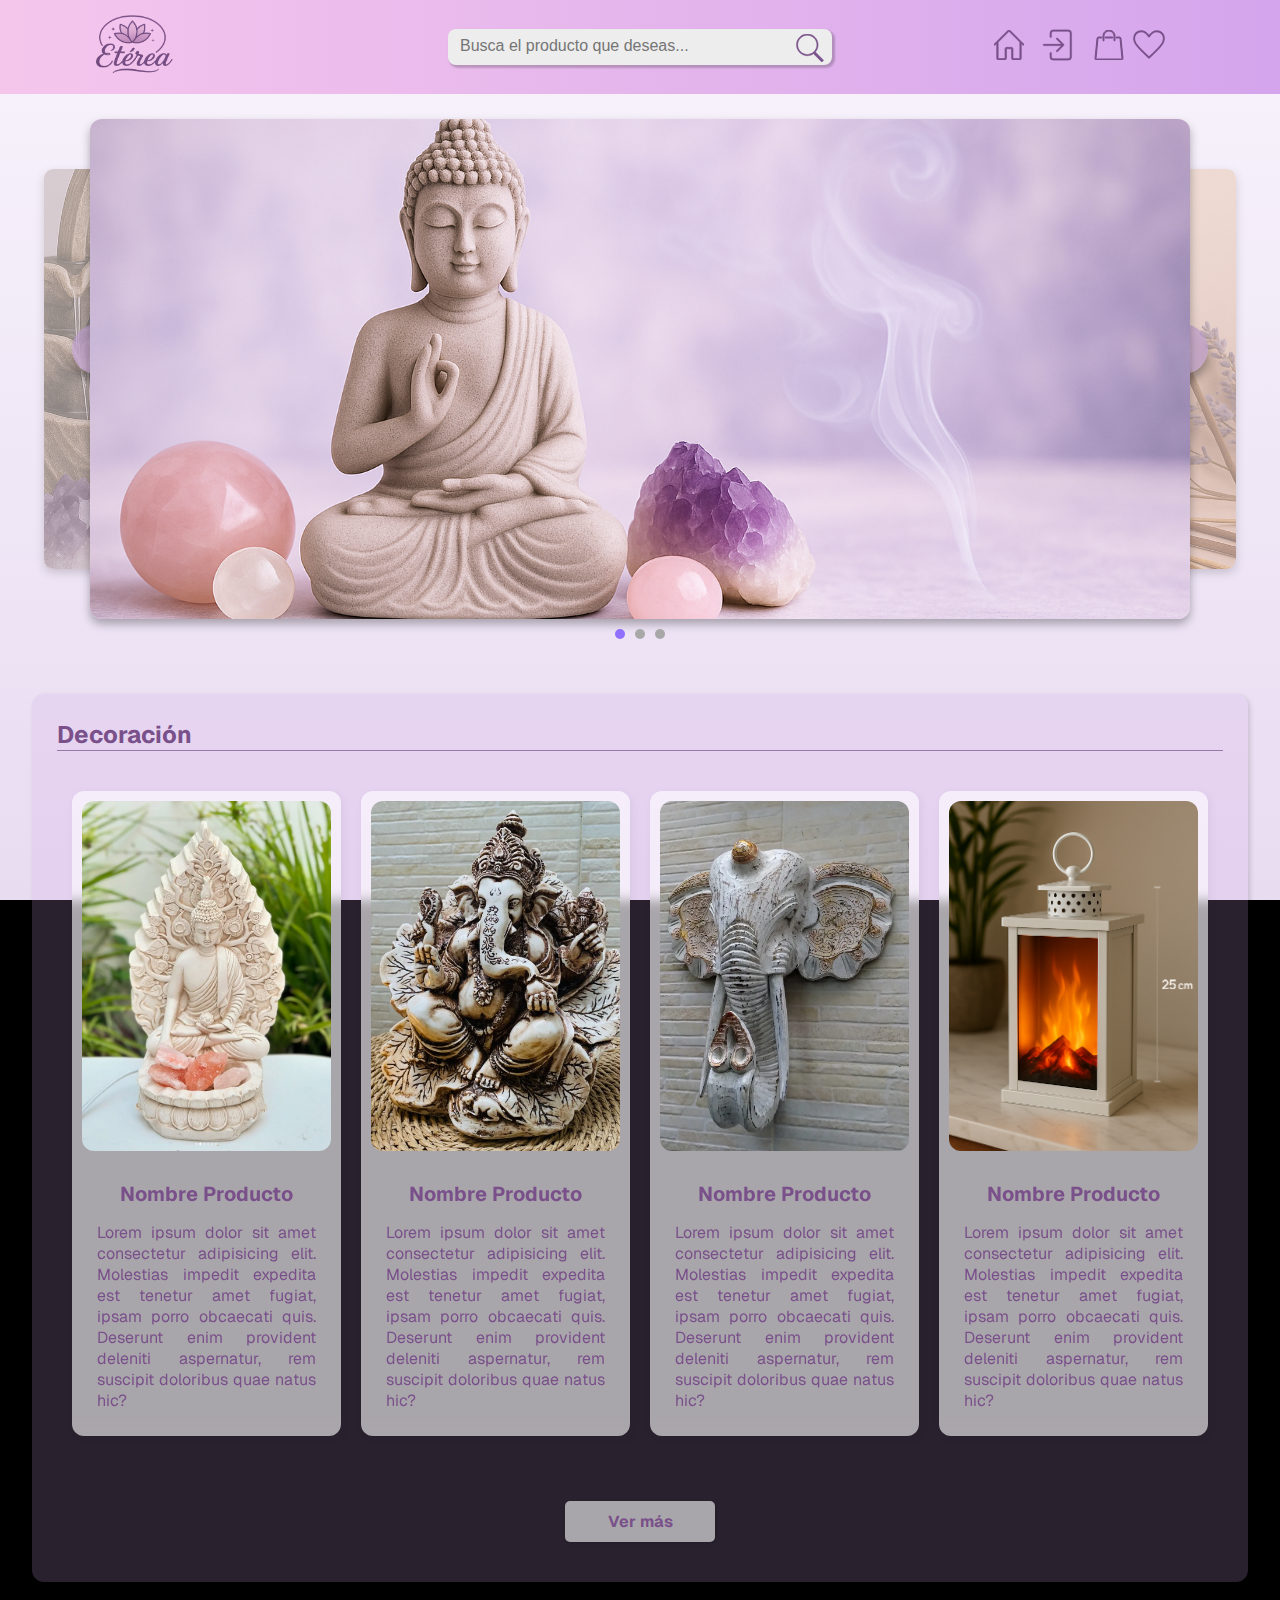
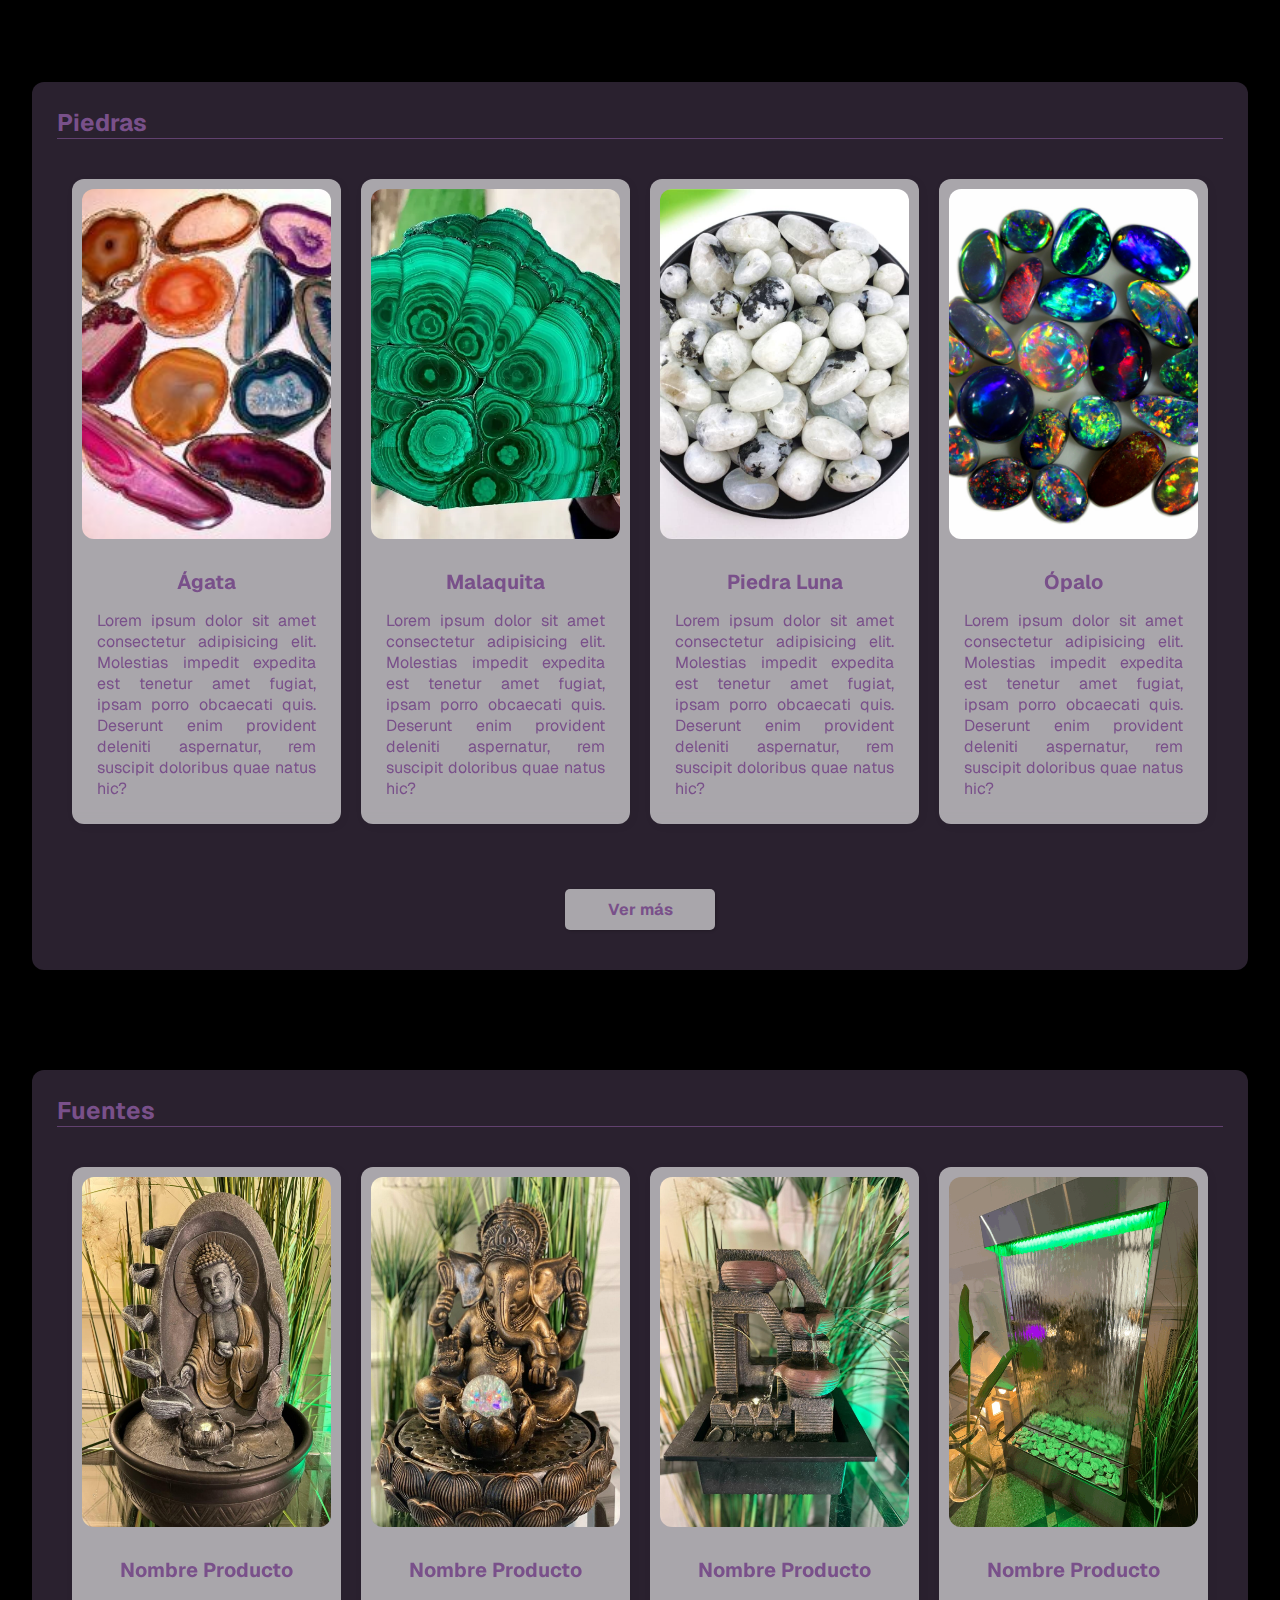
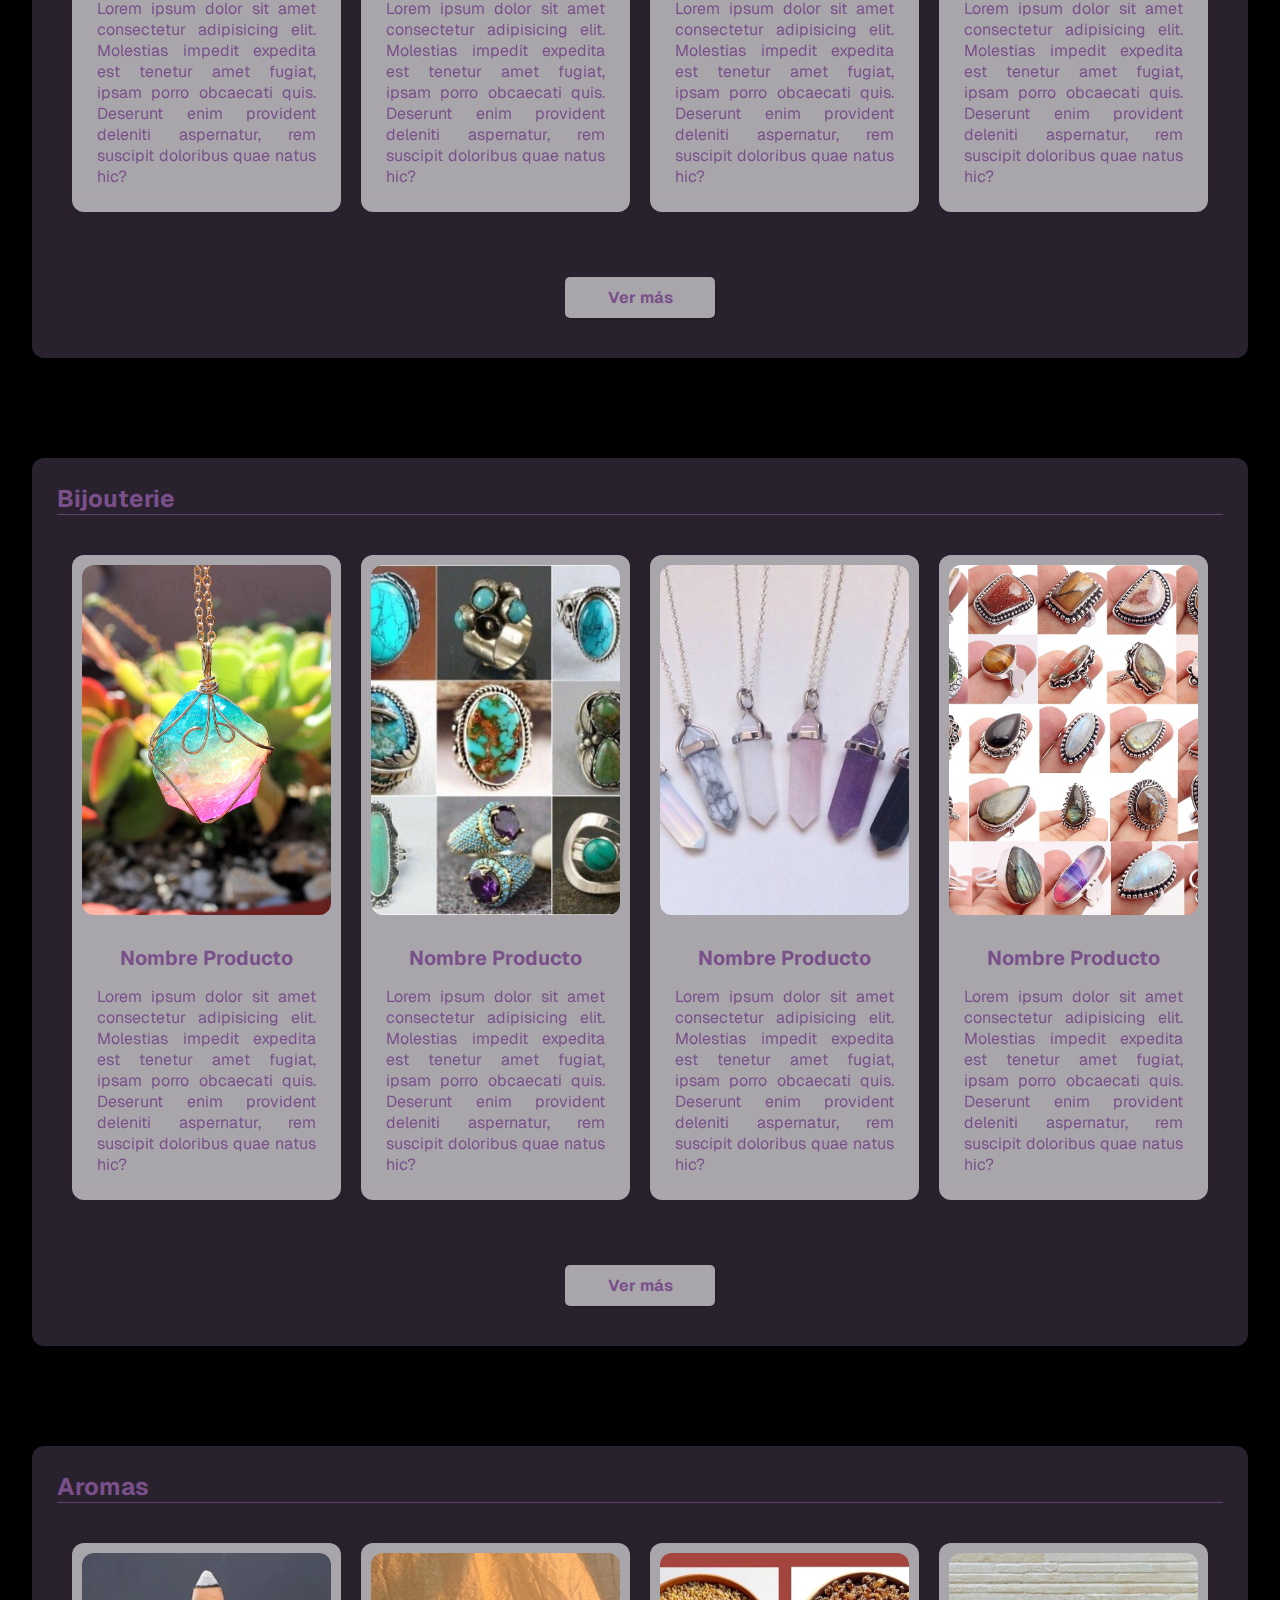
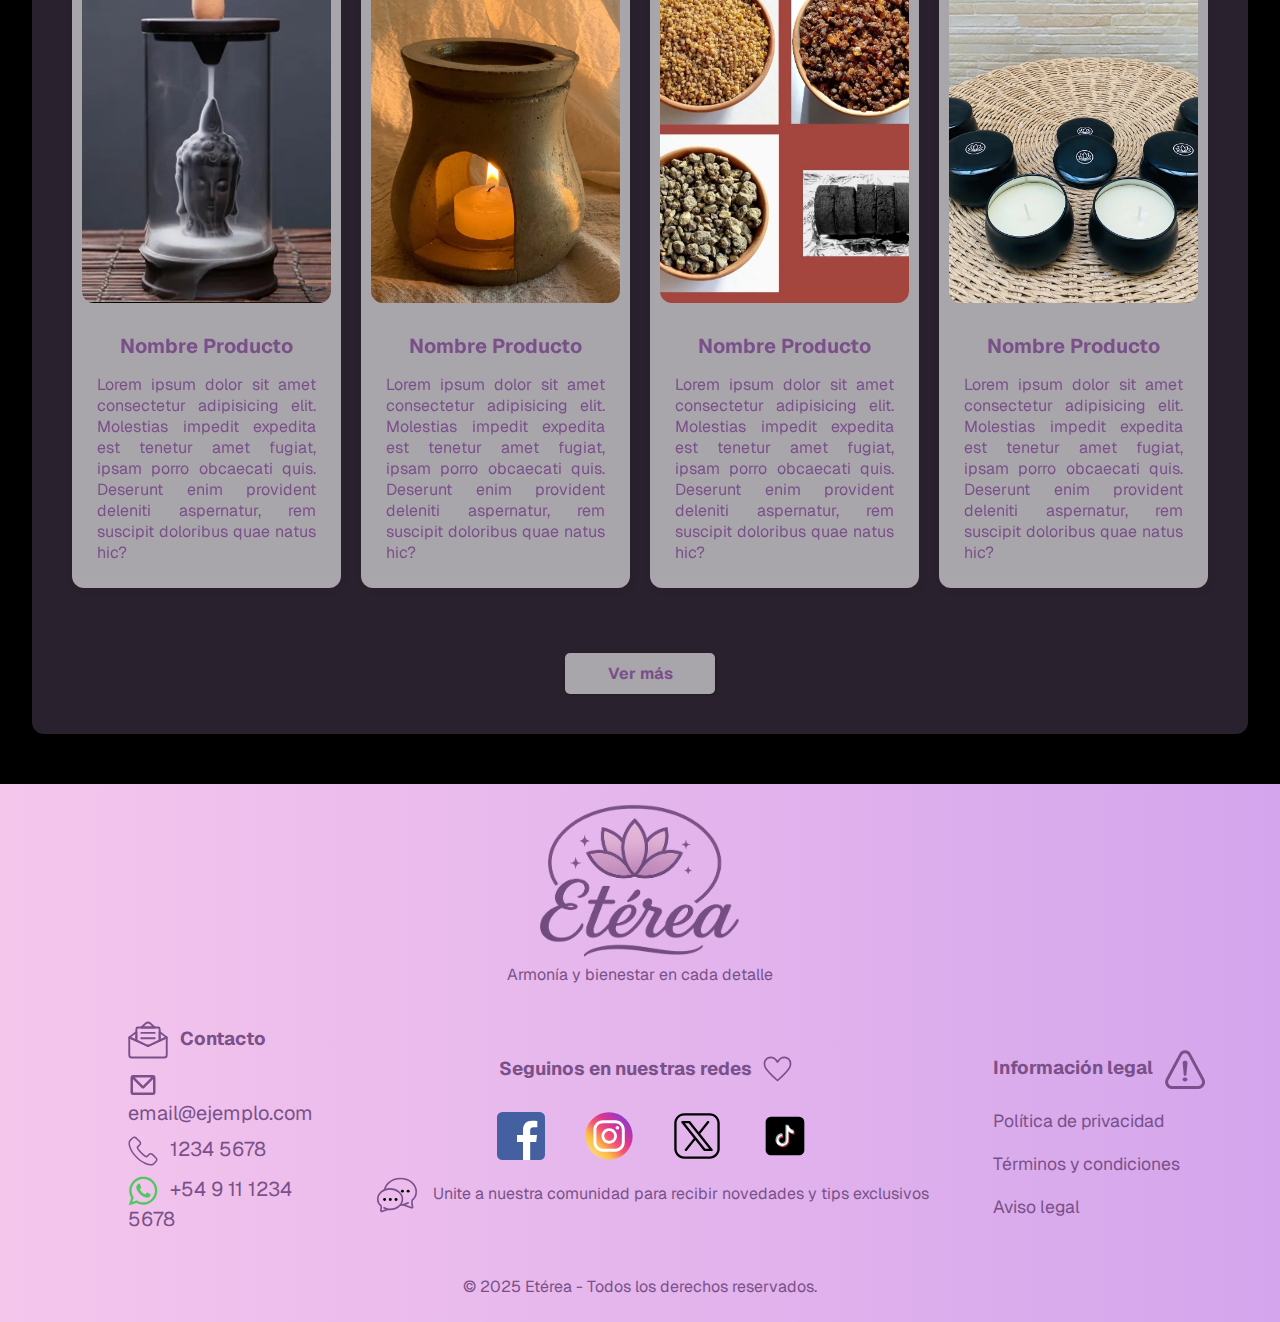
<file: index.html>
<!DOCTYPE html>
<html lang="es">

<head>
    <meta charset="UTF-8" />
    <meta name="viewport" content="width=device-width, initial-scale=1.0" />
    <link rel="stylesheet" href="./css/global.css" />
    <link rel="stylesheet" href="./css/header.css" />
    <link rel="stylesheet" href="./css/footer.css" />
    <link rel="stylesheet" href="./css/slider.css" />
    <link rel="stylesheet" href="./css/index.css" />
    <link rel="stylesheet" href="./css/login.css">
    <link href="https://fonts.googleapis.com/css2?family=Geist:wght@100..900&display=swap" rel="stylesheet">
    <link rel="stylesheet" href="https://cdnjs.cloudflare.com/ajax/libs/font-awesome/6.5.0/css/all.min.css">
    <title>Etérea</title>
</head>

<body>
    <header class="header">
        <div class="header__logo">
            <a href="./index.html">
                <img src="./images/logo.png" alt="Logo de Etérea con estilo etéreo y floral" />
            </a>
        </div>
        <form class="search__bar" action="#" method="get">
            <input type="text" name="#" id="#" class="search__input" placeholder="Busca el producto que deseas..." />
            <button type="submit" class="search__button">
                <svg fill="currentColor" stroke="currentColor" stroke-width="10" viewBox="0 0 632 632"
                    xmlns="http://www.w3.org/2000/svg">
                    <path
                        d="M255.108,0C119.863,0,10.204,109.66,10.204,244.904c0,135.245,109.659,244.905,244.904,244.905c52.006,0,100.238-16.223,139.883-43.854l185.205,185.176c1.671,1.672,4.379,1.672,5.964,0.115l34.892-34.891c1.613-1.613,1.47-4.379-0.115-5.965L438.151,407.605c38.493-43.246,61.86-100.237,61.86-162.702C500.012,109.66,390.353,0,255.108,0z M255.108,460.996c-119.34,0-216.092-96.752-216.092-216.092c0-119.34,96.751-216.091,216.092-216.091s216.091,96.751,216.091,216.091C471.199,364.244,374.448,460.996,255.108,460.996z" />
                </svg>
            </button>
        </form>
        <nav class="header__nav">
            <ul>
                <li class="tooltip-container">
                    <a href="./index.html">
                        <svg class="header__icon" viewBox="0 0 128 128" xmlns="http://www.w3.org/2000/svg">
                            <path fill="currentColor" stroke="currentColor" stroke-width="3"
                                d="M127.12,60.22,115.46,48.56h0L69,2.05a7,7,0,0,0-9.9,0L12.57,48.53h0L.88,60.22a3,3,0,0,0,4.24,4.24l6.57-6.57V121a7,7,0,0,0,7,7H46a7,7,0,0,0,7-7V81a1,1,0,0,1,1-1H74a1,1,0,0,1,1,1v40a7,7,0,0,0,7,7h27.34a7,7,0,0,0,7-7V57.92l6.54,6.54a3,3,0,0,0,4.24-4.24ZM110.34,121a1,1,0,0,1-1,1H82a1,1,0,0,1-1-1V81a7,7,0,0,0-7-7H54a7,7,0,0,0-7,7v40a1,1,0,0,1-1,1H18.69a1,1,0,0,1-1-1V51.9L63.29,6.29a1,1,0,0,1,1.41,0l45.63,45.63Z" />
                        </svg>
                        <span class="tooltip">Inicio</span>
                    </a>
                </li>
                <li class="tooltip-container">
                    <a href="#" id="loginBtn">
                        <svg class="header__icon" viewBox="0 0 512 512" xmlns="http://www.w3.org/2000/svg">
                            <path fill="currentColor" stroke="currentColor" stroke-width="3"
                                d="M222,327.8a11.34,11.34,0,0,0,16,16L318.86,263h0a11.35,11.35,0,0,0,0-16h0l-80.81-80.82a11.34,11.34,0,0,0-16,16l61.47,61.46H63.9a11.34,11.34,0,0,0,0,22.68H283.47Z" />
                            <path fill="currentColor" stroke="currentColor" stroke-width="3"
                                d="M372.84,59.53H184.26a45.7,45.7,0,0,0-45.64,45.65V151.3a11.34,11.34,0,0,0,22.67,0V105.18a23,23,0,0,1,23-23H372.84a23,23,0,0,1,23,23V407a23,23,0,0,1-23,23H184.26a23,23,0,0,1-23-23v-45a11.34,11.34,0,1,0-22.67,0v45a45.7,45.7,0,0,0,45.64,45.65H372.84A45.7,45.7,0,0,0,418.49,407V105.18A45.7,45.7,0,0,0,372.84,59.53Z" />
                        </svg>
                        <span class="tooltip">Mi cuenta - Registro</span>
                    </a>
                </li>
                <li class="tooltip-container">
                    <a href="./cart.html">
                        <svg class="header__icon" viewBox="0 0 30 30" xmlns="http://www.w3.org/2000/svg">
                            <path fill="currentColor" stroke="currentColor" stroke-width="1"
                                d="M11.5 7h7c.277 0 .5.223.5.5s-.223.5-.5.5h-7c-.277 0-.5-.223-.5-.5s.223-.5.5-.5zm-7 0c-.824 0-1.422.694-1.498 1.45l-2 20C.914 29.33 1.676 30 2.5 30h25c.824 0 1.586-.672 1.498-1.55l-2-20C26.922 7.695 26.324 7 25.5 7h-3c-.67 0-.65 1 0 1h3c.284 0 .467.204.502.55l2 20c.023.225-.218.45-.502.45h-25c-.284 0-.525-.225-.502-.45l2-20c.035-.346.218-.55.502-.55h3c.67 0 .654-1 0-1zM15 0c-3.308 0-6 2.692-6 6v4.5c0 .665 1 .665 1 0V6c0-2.767 2.233-5 5-5s5 2.233 5 5v4.5c0 .665 1 .657 1 0V6c0-3.308-2.692-6-6-6z" />
                        </svg>
                        <span class="tooltip">Mis compras</span>
                    </a>
                </li>
                <li class="tooltip-container">
                    <a href="./error.html">
                        <img class="header__icon" src="./images/icon/corazon1.svg"
                            alt="icono de un corazon que lleva a los favoritos del cliente">
                        <span class="tooltip">Mis favoritos</span>
                    </a>
                </li>
            </ul>
        </nav>
    </header>
    <main class="layout__main">
        <section class="layout__slider">
            <div class="layout__slider--container">
                <ul class="layout__slider--slides">
                    <li class="layout__slider--slide">
                        <img src="./images/banners/banner6.png" alt="Banner decorativo 1"
                            class="layout__slider--image" />
                    </li>
                    <li class="layout__slider--slide">
                        <img src="./images/banners/banner7.png" alt="Banner decorativo 2"
                            class="layout__slider--image" />
                    </li>
                    <li class="layout__slider--slide">
                        <img src="./images/banners/banner3.png" alt="Banner decorativo 3"
                            class="layout__slider--image" />
                    </li>
                </ul>
                <button class="layout__slider--left" aria-label="Imagen anterior">
                    &#10094;
                </button>
                <button class="layout__slider--right" aria-label="Imagen siguiente">
                    &#10095;
                </button>
                <div class="layout__slider--dots">
                    <span class="layout__slider--dot is-active"></span>
                    <span class="layout__slider--dot"></span>
                    <span class="layout__slider--dot"></span>
                </div>
            </div>
        </section>
        <section class="index__products index__products--scents">
            <h2 class="index__products-title">Decoración</h2>
            <div class="index__products-list">
                <article class="product">
                    <img src="./images/products/decoracion/buda6.png" alt="Porque mi bombona hermosa me lo pidio" />
                    <h3 class="product__title">Nombre Producto</h3>
                    <p class="product__description">Lorem ipsum dolor sit amet consectetur adipisicing elit.
                        Molestias impedit expedita est tenetur amet fugiat, ipsam porro obcaecati quis. Deserunt
                        enim provident deleniti aspernatur, rem suscipit doloribus quae natus hic?</p>
                </article>
                <article class="product">
                    <img src="./images/products/decoracion/ganesha1.webp" alt="Porque mi bombona hermosa me lo pidio" />
                    <h3 class="product__title">Nombre Producto</h3>
                    <p class="product__description">Lorem ipsum dolor sit amet consectetur adipisicing elit.
                        Molestias impedit expedita est tenetur amet fugiat, ipsam porro obcaecati quis. Deserunt
                        enim provident deleniti aspernatur, rem suscipit doloribus quae natus hic?</p>
                </article>
                <article class="product">
                    <img src="./images/products/decoracion/elefante3.webp"
                        alt="Porque mi bombona hermosa me lo pidio" />
                    <h3 class="product__title">Nombre Producto</h3>
                    <p class="product__description">Lorem ipsum dolor sit amet consectetur adipisicing elit.
                        Molestias impedit expedita est tenetur amet fugiat, ipsam porro obcaecati quis. Deserunt
                        enim provident deleniti aspernatur, rem suscipit doloribus quae natus hic?</p>
                </article>
                <article class="product">
                    <img src="./images/products/decoracion/lampara3.png" alt="Porque mi bombona hermosa me lo pidio" />
                    <h3 class="product__title">Nombre Producto</h3>
                    <p class="product__description">Lorem ipsum dolor sit amet consectetur adipisicing elit.
                        Molestias impedit expedita est tenetur amet fugiat, ipsam porro obcaecati quis. Deserunt
                        enim provident deleniti aspernatur, rem suscipit doloribus quae natus hic?</p>
                </article>
            </div>
            <a href="./productList.html" class="index__products--button">Ver más</a>
        </section>
        <section class="index__products index__products--crystals">
            <h2 class="index__products-title">Piedras</h2>
            <div class="index__products-list">
                <article class="product">
                    <img src="./images/products/piedras/agata2.jpg" alt="Porque mi bombona hermosa me lo pidio" />
                    <h3 class="product__title">Ágata</h3>
                    <p class="product__description">Lorem ipsum dolor sit amet consectetur adipisicing elit.
                        Molestias impedit expedita est tenetur amet fugiat, ipsam porro obcaecati quis. Deserunt
                        enim provident deleniti aspernatur, rem suscipit doloribus quae natus hic?</p>
                </article>
                <article class="product">
                    <img src="./images/products/piedras/malaquita3.webp" alt="Porque mi bombona hermosa me lo pidio" />
                    <h3 class="product__title">Malaquita</h3>
                    <p class="product__description">Lorem ipsum dolor sit amet consectetur adipisicing elit.
                        Molestias impedit expedita est tenetur amet fugiat, ipsam porro obcaecati quis. Deserunt
                        enim provident deleniti aspernatur, rem suscipit doloribus quae natus hic?</p>
                </article>
                <article class="product">
                    <img src="./images/products/piedras/piedraluna2.jpg" alt="Porque mi bombona hermosa me lo pidio" />
                    <h3 class="product__title">Piedra Luna</h3>
                    <p class="product__description">Lorem ipsum dolor sit amet consectetur adipisicing elit.
                        Molestias impedit expedita est tenetur amet fugiat, ipsam porro obcaecati quis. Deserunt
                        enim provident deleniti aspernatur, rem suscipit doloribus quae natus hic?</p>
                </article>
                <article class="product">
                    <img src="./images/products/piedras/opalo2.jpg" alt="Porque mi bombona hermosa me lo pidio" />
                    <h3 class="product__title">Ópalo</h3>
                    <p class="product__description">Lorem ipsum dolor sit amet consectetur adipisicing elit.
                        Molestias impedit expedita est tenetur amet fugiat, ipsam porro obcaecati quis. Deserunt
                        enim provident deleniti aspernatur, rem suscipit doloribus quae natus hic?</p>
                </article>
            </div>
            <a href="./productList.html" class="index__products--button">Ver más</a>
        </section>
        <section class="index__products index__products--decor">
            <h2 class="index__products-title">Fuentes</h2>
            <div class="index__products-list">
                <article class="product">
                    <img src="./images/products/fuentes/buda5.jpeg" alt="Porque mi bombona hermosa me lo pidio" />
                    <h3 class="product__title">Nombre Producto</h3>
                    <p class="product__description">Lorem ipsum dolor sit amet consectetur adipisicing elit.
                        Molestias impedit expedita est tenetur amet fugiat, ipsam porro obcaecati quis. Deserunt
                        enim provident deleniti aspernatur, rem suscipit doloribus quae natus hic?</p>
                </article>
                <article class="product">
                    <img src="./images/products/fuentes/ganesha5.jpeg" alt="Porque mi bombona hermosa me lo pidio" />
                    <h3 class="product__title">Nombre Producto</h3>
                    <p class="product__description">Lorem ipsum dolor sit amet consectetur adipisicing elit.
                        Molestias impedit expedita est tenetur amet fugiat, ipsam porro obcaecati quis. Deserunt
                        enim provident deleniti aspernatur, rem suscipit doloribus quae natus hic?</p>
                </article>
                <article class="product">
                    <img src="./images/products/fuentes/fuente6.jpeg" alt="Porque mi bombona hermosa me lo pidio" />
                    <h3 class="product__title">Nombre Producto</h3>
                    <p class="product__description">Lorem ipsum dolor sit amet consectetur adipisicing elit.
                        Molestias impedit expedita est tenetur amet fugiat, ipsam porro obcaecati quis. Deserunt
                        enim provident deleniti aspernatur, rem suscipit doloribus quae natus hic?</p>
                </article>
                <article class="product">
                    <img src="./images/products/fuentes/fuente3.gif" alt="Porque mi bombona hermosa me lo pidio" />
                    <h3 class="product__title">Nombre Producto</h3>
                    <p class="product__description">Lorem ipsum dolor sit amet consectetur adipisicing elit.
                        Molestias impedit expedita est tenetur amet fugiat, ipsam porro obcaecati quis. Deserunt
                        enim provident deleniti aspernatur, rem suscipit doloribus quae natus hic?</p>
                </article>
            </div>
            <a href="./productList.html" class="index__products--button">Ver más</a>
        </section>
        <section class="index__products index__products--decor">
            <h2 class="index__products-title">Bijouterie</h2>
            <div class="index__products-list">
                <article class="product">
                    <img src="./images/products/colgantes/colgante6.jpg" alt="Porque mi bombona hermosa me lo pidio" />
                    <h3 class="product__title">Nombre Producto</h3>
                    <p class="product__description">Lorem ipsum dolor sit amet consectetur adipisicing elit.
                        Molestias impedit expedita est tenetur amet fugiat, ipsam porro obcaecati quis. Deserunt
                        enim provident deleniti aspernatur, rem suscipit doloribus quae natus hic?</p>
                </article>
                <article class="product">
                    <img src="./images/products/anillos/anillos10.jpg" alt="Porque mi bombona hermosa me lo pidio" />
                    <h3 class="product__title">Nombre Producto</h3>
                    <p class="product__description">Lorem ipsum dolor sit amet consectetur adipisicing elit.
                        Molestias impedit expedita est tenetur amet fugiat, ipsam porro obcaecati quis. Deserunt
                        enim provident deleniti aspernatur, rem suscipit doloribus quae natus hic?</p>
                </article>
                <article class="product">
                    <img src="./images/products/colgantes/colgante8.jpg" alt="Porque mi bombona hermosa me lo pidio" />
                    <h3 class="product__title">Nombre Producto</h3>
                    <p class="product__description">Lorem ipsum dolor sit amet consectetur adipisicing elit.
                        Molestias impedit expedita est tenetur amet fugiat, ipsam porro obcaecati quis. Deserunt
                        enim provident deleniti aspernatur, rem suscipit doloribus quae natus hic?</p>
                </article>
                <article class="product">
                    <img src="./images/products/anillos/anillos1.jpg" alt="Porque mi bombona hermosa me lo pidio" />
                    <h3 class="product__title">Nombre Producto</h3>
                    <p class="product__description">Lorem ipsum dolor sit amet consectetur adipisicing elit.
                        Molestias impedit expedita est tenetur amet fugiat, ipsam porro obcaecati quis. Deserunt
                        enim provident deleniti aspernatur, rem suscipit doloribus quae natus hic?</p>
                </article>
            </div>
            <a href="./productList.html" class="index__products--button">Ver más</a>
        </section>
        <section class="index__products index__products--decor">
            <h2 class="index__products-title">Aromas</h2>
            <div class="index__products-list">
                <article class="product">
                    <img src="./images/products/aromas/cascada2.png" alt="Texto descriptivo de la imagen" />
                    <h3 class="product__title">Nombre Producto</h3>
                    <p class="product__description">Lorem ipsum dolor sit amet consectetur adipisicing elit.
                        Molestias impedit expedita est tenetur amet fugiat, ipsam porro obcaecati quis. Deserunt
                        enim provident deleniti aspernatur, rem suscipit doloribus quae natus hic?</p>
                </article>
                <article class="product">
                    <img src="./images/products/aromas/hornito3.webp" alt="Porque mi bombona hermosa me lo pidio" />
                    <h3 class="product__title">Nombre Producto</h3>
                    <p class="product__description">Lorem ipsum dolor sit amet consectetur adipisicing elit.
                        Molestias impedit expedita est tenetur amet fugiat, ipsam porro obcaecati quis. Deserunt
                        enim provident deleniti aspernatur, rem suscipit doloribus quae natus hic?</p>
                </article>
                <article class="product">
                    <img src="./images/products/aromas/piedras1.webp" alt="Porque mi bombona hermosa me lo pidio" />
                    <h3 class="product__title">Nombre Producto</h3>
                    <p class="product__description">Lorem ipsum dolor sit amet consectetur adipisicing elit.
                        Molestias impedit expedita est tenetur amet fugiat, ipsam porro obcaecati quis. Deserunt
                        enim provident deleniti aspernatur, rem suscipit doloribus quae natus hic?</p>
                </article>
                <article class="product">
                    <img src="./images/products/aromas/velas5.webp" alt="Porque mi bombona hermosa me lo pidio" />
                    <h3 class="product__title">Nombre Producto</h3>
                    <p class="product__description">Lorem ipsum dolor sit amet consectetur adipisicing elit.
                        Molestias impedit expedita est tenetur amet fugiat, ipsam porro obcaecati quis. Deserunt
                        enim provident deleniti aspernatur, rem suscipit doloribus quae natus hic?</p>
                </article>
            </div>
            <a href="./productList.html" class="index__products--button">Ver más</a>
        </section>
    </main>
    <footer class="footer">
        <div class="footer__logo">
            <a href="./index.html">
                <img src="./images/logo.png" alt="Logo de Etérea con estilo etéreo y floral" />
            </a>
            <p>Armonía y bienestar en cada detalle</p>
        </div>
        <div class="footer__content">
            <div class="footer__contact">
                <h3>Contacto</h3>
                <p class="email">email@ejemplo.com</p>
                <p class="phone">1234 5678</p>
                <p class="cellphone">+54 9 11 1234 5678</p>
            </div>
            <div class="footer__media--content">
                <nav class="footer__media--nav" aria-label="Redes sociales">
                    <h3>Seguinos en nuestras redes</h3>
                    <ul>
                        <li>
                            <a href="https://www.facebook.com" target="_blank" rel="noopener noreferrer"><img
                                    src="./images/icon/face2.svg" alt="Redirección a nuestra página de Facebook"></a>
                        </li>
                        <li>
                            <a href="https://www.instagram.com" target="_blank" rel="noopener noreferrer"><img
                                    src="./images/icon/insta2.svg" alt="Redirección a nuestra página de Instagram"></a>
                        </li>
                        <li>
                            <a href="https://x.com" target="_blank" rel="noopener noreferrer"><img
                                    src="./images/icon/twitter3.svg" alt="Redirección a nuestra página de X"></a>
                        </li>
                        <li>
                            <a href="https://www.tiktok.com" target="_blank" rel="noopener noreferrer"><img
                                    src="./images/icon/tiktok1.svg" alt="Redirección a nuestra página de TikTok"></a>
                        </li>
                    </ul>
                </nav>
                <div class="newsletter-invite" aria-label="Invitación a suscribirse al newsletter">
                    <a href="./error.html">Unite a nuestra comunidad para recibir novedades y tips exclusivos</a>
                </div>
            </div>
            <nav class="footer__legal">
                <h3>Información legal</h3>
                <ul>
                    <li><a href="./error.html">Política de privacidad</a></li>
                    <li><a href="./error.html">Términos y condiciones</a></li>
                    <li><a href="./error.html">Aviso legal</a></li>
                </ul>
            </nav>
        </div>
        <p class="footer__text">
            &copy; 2025 Etérea - Todos los derechos reservados.
        </p>
    </footer>
    <div class="modal-overlay" id="auth-modal">
        <div class="modal-content">
            <span class="close-modal" id="close-modal">&times;</span>
            <main class="form">
                <section class="form__layout form__layout-register">
                    <!-- register -->
                    <article class="form__panel">
                        <div class="form__content">
                            <h2>Bienvenido</h2>
                            <p>Si ya tenes una cuenta inicia sesión con tus datos.</p>
                            <input type="button" value="Iniciar sesión" id="sign-in">
                        </div>
                    </article>
                    <article class="form__panel-register">
                        <div class="form__register-panel">
                            <h2>Crear una cuenta</h2>
                            <div class="form__social-icons">
                                <i class="fa-brands fa-google"></i>
                                <i class="fa-brands fa-github"></i>
                                <i class="fa-brands fa-linkedin-in"></i>
                            </div>
                            <p>o registrate con tu email</p>
                            <form class="form__form" action="" method="post">
                                <label>
                                    <i class="form__icon fa-regular fa-user"></i>
                                    <input type="text" placeholder="Nombre usuario" name="userName">
                                </label>
                                <label>
                                    <i class="form__icon fa-regular fa-envelope"></i>
                                    <input type="email" placeholder="Correo electrónico" name="email">
                                </label>
                                <label>
                                    <i class="form__icon fa-solid fa-key"></i>
                                    <input type="password" placeholder="Contraseña" name="password">
                                </label>
                                <input type="submit" value="Registrarse" class="form__submit">
                            </form>
                        </div>
                    </article>
                </section>
                <section class="form__layout form__layout-hide form__layout-login">
                    <!-- login -->
                    <article class="form__panel">
                        <div class="form__content">
                            <h2>Bienvenido nuevamente</h2>
                            <p>Si no tenés cuenta, por favor registrate con tus datos acá</p>
                            <input type="button" value="Registrarse" id="sign-up">
                        </div>
                    </article>
                    <article class="form__panel-register">
                        <div class="form__register-panel">
                            <h2>Iniciar sesión</h2>
                            <div class="form__social-icons">
                                <i class="fa-brands fa-google"></i>
                                <i class="fa-brands fa-github"></i>
                                <i class="fa-brands fa-linkedin-in"></i>
                            </div>
                            <p>o inicia sesión con tu email</p>
                            <form class="form__form" action="" method="post">
                                <label>
                                    <i class="form__icon fa-regular fa-envelope"></i>
                                    <input type="email" placeholder="Correo electrónico" name="email">
                                </label>
                                <label>
                                    <i class="form__icon fa-solid fa-key"></i>
                                    <input type="password" placeholder="Contraseña" name="password">
                                </label>
                                <input type="submit" value="Iniciar sesión" class="form__submit">
                            </form>
                        </div>
                    </article>
                </section>
            </main>
        </div>
    </div>
    <script src="./js/loginRegisterScript.js"></script>
</body>

</html>
</file>
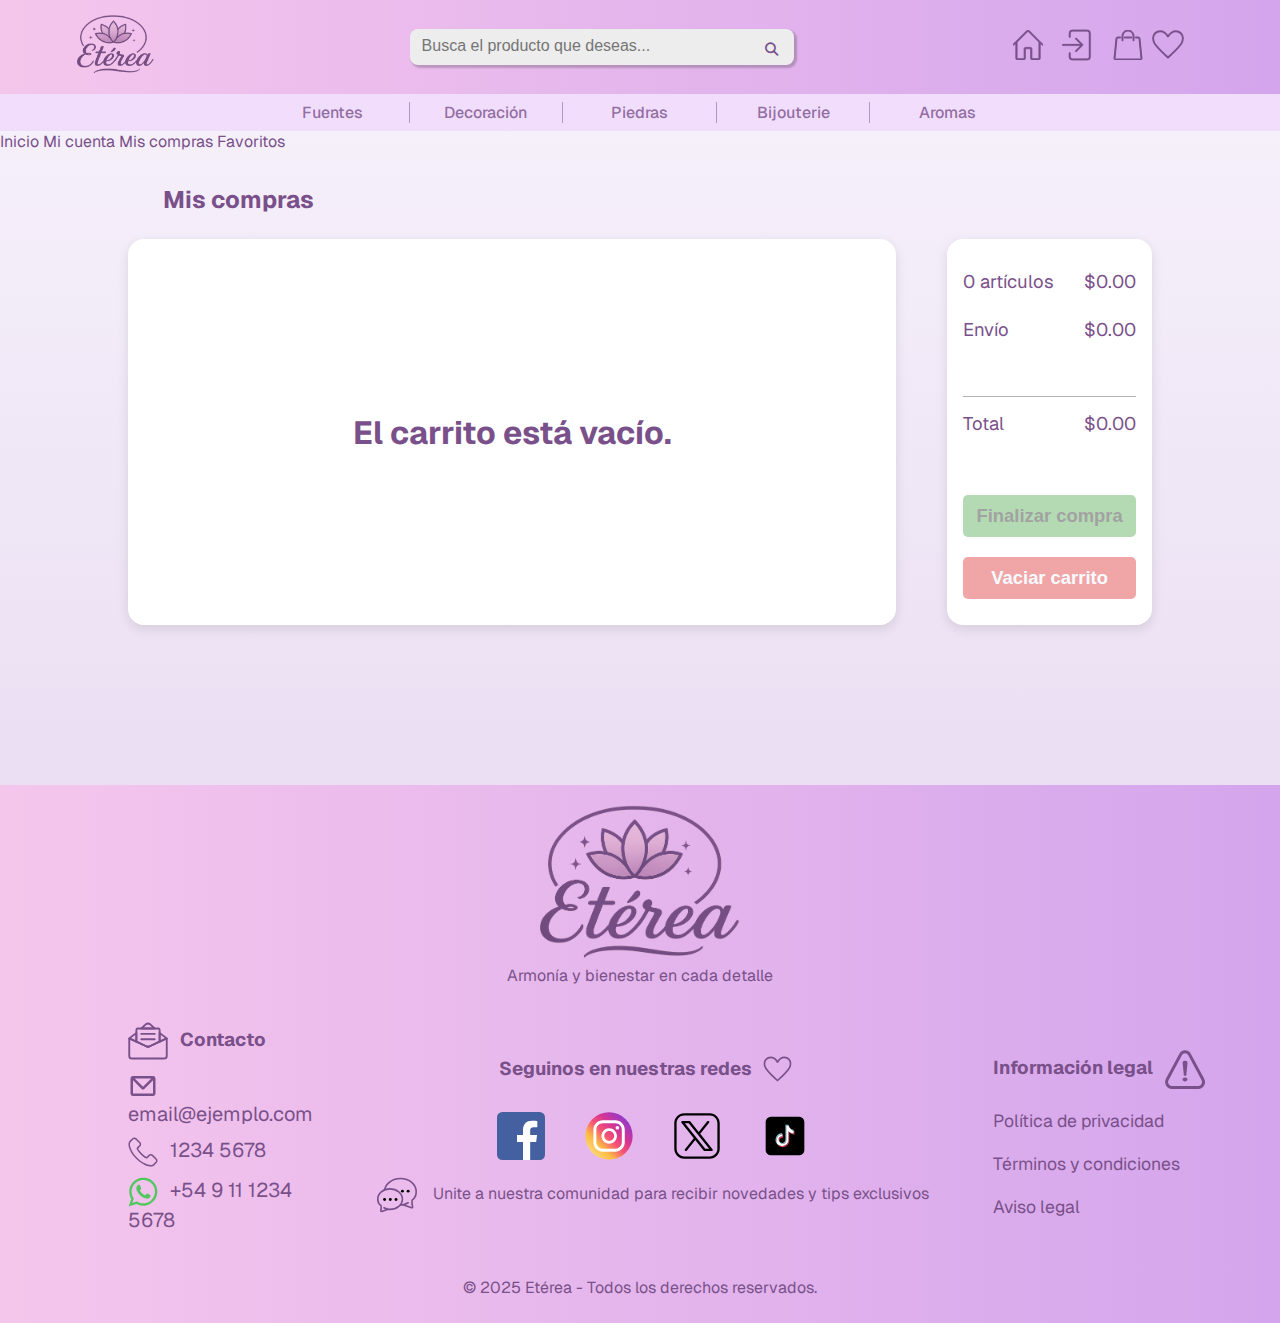
<file: cart.html>
<!DOCTYPE html>
<html lang="es">
  <head>
    <meta charset="UTF-8" />
    <meta name="viewport" content="width=device-width, initial-scale=1.0" />
    <link rel="stylesheet" href="./css/global.css" />
    <link rel="stylesheet" href="./css/header.css" />
    <link rel="stylesheet" href="./css/footer.css" />
    <link rel="stylesheet" href="./css/login.css" />
    <link rel="stylesheet" href="./css/banner.css" />
    <link rel="stylesheet" href="./css/cart.css" />
    <link
      href="https://fonts.googleapis.com/css2?family=Geist:wght@100..900&display=swap"
      rel="stylesheet"
    />
    <link
      rel="stylesheet"
      href="https://cdnjs.cloudflare.com/ajax/libs/font-awesome/6.5.0/css/all.min.css"
    />
    <title>Etérea</title>
  </head>

  <body>
    <header class="header">
      <div class="header__logo">
        <a href="./index.html">
          <img
            src="./images/logo.png"
            alt="Logo de Etérea con estilo etéreo y floral"
          />
        </a>
      </div>
      <form class="search__bar" action="#" method="get">
      <!-- Inicio barra de busqueda -->
      <form class="search__bar" action="searchResult.html" method="get">
        <input
          type="text"
          name="search"
          id="searchInput"
          class="search__input"
          placeholder="Busca el producto que deseas..."
        />
        <button type="submit" class="search__button" aria-label="Buscar">
          <i class="fa-solid fa-magnifying-glass"></i>
        </button>
      </form>
      <!-- Final barra de busqueda -->
      <div class="toggle-wrap" onclick="toggleMenu(this)">
        <span class="toggle-bar"></span>
        <span class="toggle-bar"></span>
        <span class="toggle-bar"></span>
      </div>
      <nav class="header__nav desktop-menu">
        <ul>
          <li class="tooltip-container">
            <a href="./index.html">
              <svg
                class="header__icon"
                viewBox="0 0 128 128"
                xmlns="http://www.w3.org/2000/svg"
              >
                <path
                  fill="currentColor"
                  stroke="currentColor"
                  stroke-width="3"
                  d="M127.12,60.22,115.46,48.56h0L69,2.05a7,7,0,0,0-9.9,0L12.57,48.53h0L.88,60.22a3,3,0,0,0,4.24,4.24l6.57-6.57V121a7,7,0,0,0,7,7H46a7,7,0,0,0,7-7V81a1,1,0,0,1,1-1H74a1,1,0,0,1,1,1v40a7,7,0,0,0,7,7h27.34a7,7,0,0,0,7-7V57.92l6.54,6.54a3,3,0,0,0,4.24-4.24ZM110.34,121a1,1,0,0,1-1,1H82a1,1,0,0,1-1-1V81a7,7,0,0,0-7-7H54a7,7,0,0,0-7,7v40a1,1,0,0,1-1,1H18.69a1,1,0,0,1-1-1V51.9L63.29,6.29a1,1,0,0,1,1.41,0l45.63,45.63Z"
                />
              </svg>
              <span class="tooltip">Inicio</span>
            </a>
          </li>
          <li class="tooltip-container">
            <a href="#" id="loginBtn">
              <svg
                class="header__icon"
                viewBox="0 0 512 512"
                xmlns="http://www.w3.org/2000/svg"
              >
                <path
                  fill="currentColor"
                  stroke="currentColor"
                  stroke-width="3"
                  d="M222,327.8a11.34,11.34,0,0,0,16,16L318.86,263h0a11.35,11.35,0,0,0,0-16h0l-80.81-80.82a11.34,11.34,0,0,0-16,16l61.47,61.46H63.9a11.34,11.34,0,0,0,0,22.68H283.47Z"
                />
                <path
                  fill="currentColor"
                  stroke="currentColor"
                  stroke-width="3"
                  d="M372.84,59.53H184.26a45.7,45.7,0,0,0-45.64,45.65V151.3a11.34,11.34,0,0,0,22.67,0V105.18a23,23,0,0,1,23-23H372.84a23,23,0,0,1,23,23V407a23,23,0,0,1-23,23H184.26a23,23,0,0,1-23-23v-45a11.34,11.34,0,1,0-22.67,0v45a45.7,45.7,0,0,0,45.64,45.65H372.84A45.7,45.7,0,0,0,418.49,407V105.18A45.7,45.7,0,0,0,372.84,59.53Z"
                />
              </svg>
              <span class="tooltip">Mi cuenta - Registro</span>
            </a>
          </li>
          <li class="tooltip-container">
            <a href="./cart.html">
              <svg
                class="header__icon"
                viewBox="0 0 30 30"
                xmlns="http://www.w3.org/2000/svg"
              >
                <path
                  fill="currentColor"
                  stroke="currentColor"
                  stroke-width="1"
                  d="M11.5 7h7c.277 0 .5.223.5.5s-.223.5-.5.5h-7c-.277 0-.5-.223-.5-.5s.223-.5.5-.5zm-7 0c-.824 0-1.422.694-1.498 1.45l-2 20C.914 29.33 1.676 30 2.5 30h25c.824 0 1.586-.672 1.498-1.55l-2-20C26.922 7.695 26.324 7 25.5 7h-3c-.67 0-.65 1 0 1h3c.284 0 .467.204.502.55l2 20c.023.225-.218.45-.502.45h-25c-.284 0-.525-.225-.502-.45l2-20c.035-.346.218-.55.502-.55h3c.67 0 .654-1 0-1zM15 0c-3.308 0-6 2.692-6 6v4.5c0 .665 1 .665 1 0V6c0-2.767 2.233-5 5-5s5 2.233 5 5v4.5c0 .665 1 .657 1 0V6c0-3.308-2.692-6-6-6z"
                />
              </svg>
              <span class="tooltip">Mis compras</span>
              <span class="header__cart-count">0</span>
            </a>
          </li>
          <li class="tooltip-container">
            <a href="./favorites.html">
              <img
                class="header__icon"
                src="./images/icon/corazon1.svg"
                alt="icono de un corazon que lleva a los favoritos del cliente"
              />
              <span class="tooltip">Mis favoritos</span>
            </a>
          </li>
        </ul>
      </nav>
    </header>
    <aside class="category-menu">
      <ul class="category-menu__list">
        <li><a href="./productList.html?category=fuentes">Fuentes</a></li>
        <li><a href="./productList.html?category=decoracion">Decoración</a></li>
        <li><a href="./productList.html?category=piedras">Piedras</a></li>
        <li><a href="./productList.html?category=bijouterie">Bijouterie</a></li>
        <li><a href="./productList.html?category=aromas">Aromas</a></li>
      </ul>
    </aside>
    <!-- Menú hamburguesa para móviles -->
    <aside class="mobile-menu">
      <a href="./index.html">Inicio</a>
      <a href="#">Mi cuenta</a>
      <a href="./cart.html">Mis compras</a>
      <a href="./favorites.html">Favoritos</a>
    </aside>
    <main class="cart">
      <h1 class="cart__title">Mis compras</h1>
      <div class="cart__container">
        <section id="asd" class="card"></section>
        <aside class="cart__summary card" aria-label="Resumen de la compra">
          <div class="cart__summary-row">
            <p class="cart__summary-label">x artículos</p>
            <p class="cart__summary-value">$ 000.00</p>
          </div>
          <div class="cart__summary-row">
            <p class="cart__summary-label">Envío</p>
            <p class="cart__summary-value">$ 000.00</p>
          </div>
          <div class="cart__summary-row">
            <p class="cart__summary-label">Total</p>
            <p class="cart__summary-value">$ 000.00</p>
          </div>
          <button class="cart__summary-buy" type="submit">
            Finalizar compra
          </button>
          <button class="cart__summary-clear" type="submit">
            Vaciar carrito
          </button>
        </aside>
      </div>
    </main>
    <footer class="footer">
      <div class="footer__logo">
        <a href="./index.html">
          <img
            src="./images/logo.png"
            alt="Logo de Etérea con estilo etéreo y floral"
          />
        </a>
        <p class="header__slogan">Armonía y bienestar en cada detalle</p>
      </div>
      <div class="footer__content">
        <div class="footer__contact">
          <h3>Contacto</h3>
          <p class="email">email@ejemplo.com</p>
          <p class="phone">1234 5678</p>
          <p class="cellphone">+54 9 11 1234 5678</p>
        </div>
        <div class="footer__media--content">
          <nav class="footer__media--nav" aria-label="Redes sociales">
            <h3>Seguinos en nuestras redes</h3>
            <ul>
              <li>
                <a
                  href="https://www.facebook.com"
                  target="_blank"
                  rel="noopener noreferrer"
                  ><img
                    src="./images/icon/face2.svg"
                    alt="Redirección a nuestra página de Facebook"
                /></a>
              </li>
              <li>
                <a
                  href="https://www.instagram.com"
                  target="_blank"
                  rel="noopener noreferrer"
                  ><img
                    src="./images/icon/insta2.svg"
                    alt="Redirección a nuestra página de Instagram"
                /></a>
              </li>
              <li>
                <a
                  href="https://x.com"
                  target="_blank"
                  rel="noopener noreferrer"
                  ><img
                    src="./images/icon/twitter3.svg"
                    alt="Redirección a nuestra página de X"
                /></a>
              </li>
              <li>
                <a
                  href="https://www.tiktok.com"
                  target="_blank"
                  rel="noopener noreferrer"
                  ><img
                    src="./images/icon/tiktok1.svg"
                    alt="Redirección a nuestra página de TikTok"
                /></a>
              </li>
            </ul>
          </nav>
          <div
            class="newsletter-invite"
            aria-label="Invitación a suscribirse al newsletter"
          >
            <a href="./error.html"
              >Unite a nuestra comunidad para recibir novedades y tips
              exclusivos</a
            >
          </div>
        </div>
        <nav class="footer__legal">
          <h3>Información legal</h3>
          <ul>
            <li><a href="./error.html">Política de privacidad</a></li>
            <li><a href="./error.html">Términos y condiciones</a></li>
            <li><a href="./error.html">Aviso legal</a></li>
          </ul>
        </nav>
      </div>
      <p class="footer__text">
        &copy; 2025 Etérea - Todos los derechos reservados.
      </p>
    </footer>
    <div class="modal-overlay" id="auth-modal">
      <div class="modal-content">
        <span class="close-modal" id="close-modal">&times;</span>
        <main class="form">
          <section class="form__layout form__layout-register">
            <!-- register -->
            <article class="form__panel">
              <div class="form__content">
                <h2>Bienvenido</h2>
                <p>Si ya tenes una cuenta inicia sesión con tus datos.</p>
                <input type="button" value="Iniciar sesión" id="sign-in" />
              </div>
            </article>
            <article class="form__panel-register">
              <div class="form__register-panel">
                <h2>Crear una cuenta</h2>
                <div class="form__social-icons">
                  <i class="fa-brands fa-google"></i>
                  <i class="fa-brands fa-github"></i>
                  <i class="fa-brands fa-linkedin-in"></i>
                </div>
                <p>o registrate con tu email</p>
                <form class="form__form" action="" method="post">
                  <label class="form__field">
                    <i class="form__icon fa-regular fa-user"></i>
                    <input
                      type="text"
                      placeholder="Nombre usuario"
                      name="userName"
                    />
                  </label>
                  <label class="form__field">
                    <i class="form__icon fa-regular fa-envelope"></i>
                    <input
                      type="email"
                      placeholder="Correo electrónico"
                      name="email"
                    />
                  </label>
                  <label class="form__field">
                    <i class="form__icon fa-solid fa-key"></i>
                    <input
                      type="password"
                      placeholder="Contraseña"
                      name="password"
                    />
                  </label>
                  <input
                    type="submit"
                    value="Registrarse"
                    class="form__submit"
                  />
                </form>
              </div>
            </article>
          </section>
          <section class="form__layout form__layout-hide form__layout-login">
            <!-- login -->
            <article class="form__panel">
              <div class="form__content">
                <h2>Bienvenido nuevamente</h2>
                <p>
                  Si no tenés cuenta, por favor registrate con tus datos acá
                </p>
                <input type="button" value="Registrarse" id="sign-up" />
              </div>
            </article>
            <article class="form__panel-register">
              <div class="form__register-panel">
                <h2>Iniciar sesión</h2>
                <div class="form__social-icons">
                  <i class="fa-brands fa-google"></i>
                  <i class="fa-brands fa-github"></i>
                  <i class="fa-brands fa-linkedin-in"></i>
                </div>
                <p>o inicia sesión con tu email</p>
                <form class="form__form" action="" method="post">
                  <label class="form__field">
                    <i class="form__icon fa-regular fa-envelope"></i>
                    <input
                      type="email"
                      placeholder="Correo electrónico"
                      name="email"
                    />
                  </label>
                  <label class="form__field">
                    <i class="form__icon fa-solid fa-key"></i>
                    <input
                      type="password"
                      placeholder="Contraseña"
                      name="password"
                    />
                  </label>
                  <input
                    type="submit"
                    value="Iniciar sesión"
                    class="form__submit"
                  />
                </form>
              </div>
            </article>
          </section>
        </main>
      </div>
    </div>
    <script src="./js/main.js" type="module"></script>
  </body>
</html>
</file>
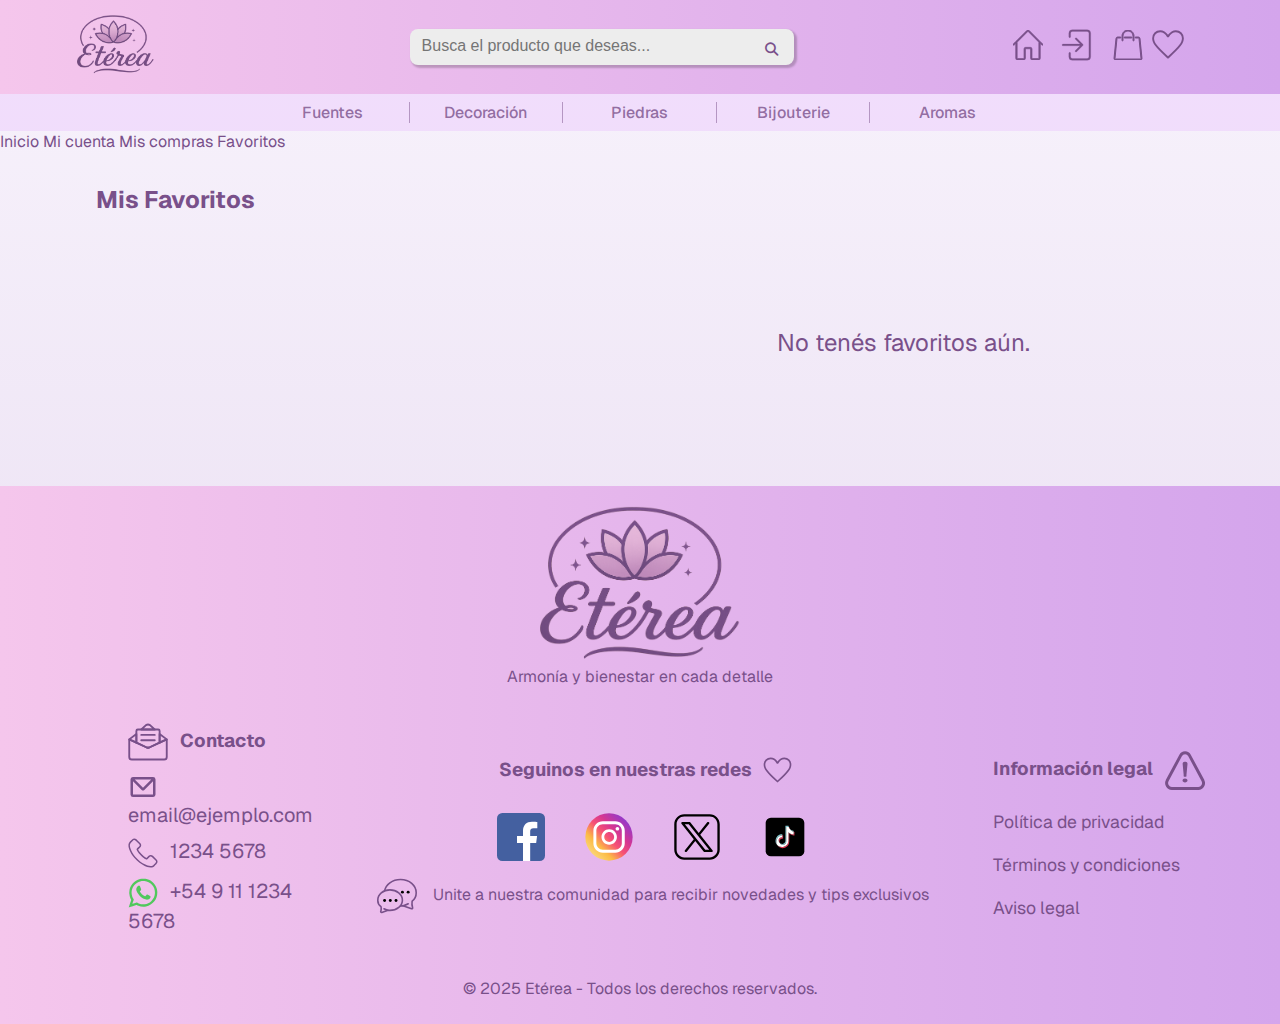
<file: favorites.html>
<!DOCTYPE html>
<html lang="es">
  <head>
    <meta charset="UTF-8" />
    <meta name="viewport" content="width=device-width, initial-scale=1.0" />
    <link rel="stylesheet" href="./css/global.css" />
    <link rel="stylesheet" href="./css/header.css" />
    <link rel="stylesheet" href="./css/footer.css" />
    <link rel="stylesheet" href="./css/login.css" />
    <link rel="stylesheet" href="./css/banner.css" />
    <link rel="stylesheet" href="./css/favorites.css" />
    <link
      href="https://fonts.googleapis.com/css2?family=Geist:wght@100..900&display=swap"
      rel="stylesheet"
    />
    <link
      rel="stylesheet"
      href="https://cdnjs.cloudflare.com/ajax/libs/font-awesome/6.5.0/css/all.min.css"
    />
    <title>Etérea</title>
  </head>

  <body>
    <header class="header">
      <div class="header__logo">
        <a href="./index.html">
          <img
            src="./images/logo.png"
            alt="Logo de Etérea con estilo etéreo y floral"
          />
        </a>
      </div>
      <!-- Inicio barra de busqueda -->
      <form class="search__bar" action="searchResult.html" method="get">
        <input
          type="text"
          name="search"
          id="searchInput"
          class="search__input"
          placeholder="Busca el producto que deseas..."
        />
        <button type="submit" class="search__button" aria-label="Buscar">
          <i class="fa-solid fa-magnifying-glass"></i>
        </button>
      </form>
      <!-- Final barra de busqueda -->
      <div class="toggle-wrap" onclick="toggleMenu(this)">
        <span class="toggle-bar"></span>
        <span class="toggle-bar"></span>
        <span class="toggle-bar"></span>
      </div>
      <nav class="header__nav desktop-menu">
        <ul>
          <li class="tooltip-container">
            <a href="./index.html">
              <svg
                class="header__icon"
                viewBox="0 0 128 128"
                xmlns="http://www.w3.org/2000/svg"
              >
                <path
                  fill="currentColor"
                  stroke="currentColor"
                  stroke-width="3"
                  d="M127.12,60.22,115.46,48.56h0L69,2.05a7,7,0,0,0-9.9,0L12.57,48.53h0L.88,60.22a3,3,0,0,0,4.24,4.24l6.57-6.57V121a7,7,0,0,0,7,7H46a7,7,0,0,0,7-7V81a1,1,0,0,1,1-1H74a1,1,0,0,1,1,1v40a7,7,0,0,0,7,7h27.34a7,7,0,0,0,7-7V57.92l6.54,6.54a3,3,0,0,0,4.24-4.24ZM110.34,121a1,1,0,0,1-1,1H82a1,1,0,0,1-1-1V81a7,7,0,0,0-7-7H54a7,7,0,0,0-7,7v40a1,1,0,0,1-1,1H18.69a1,1,0,0,1-1-1V51.9L63.29,6.29a1,1,0,0,1,1.41,0l45.63,45.63Z"
                />
              </svg>
              <span class="tooltip">Inicio</span>
            </a>
          </li>
          <li class="tooltip-container">
            <a href="#" id="loginBtn">
              <svg
                class="header__icon"
                viewBox="0 0 512 512"
                xmlns="http://www.w3.org/2000/svg"
              >
                <path
                  fill="currentColor"
                  stroke="currentColor"
                  stroke-width="3"
                  d="M222,327.8a11.34,11.34,0,0,0,16,16L318.86,263h0a11.35,11.35,0,0,0,0-16h0l-80.81-80.82a11.34,11.34,0,0,0-16,16l61.47,61.46H63.9a11.34,11.34,0,0,0,0,22.68H283.47Z"
                />
                <path
                  fill="currentColor"
                  stroke="currentColor"
                  stroke-width="3"
                  d="M372.84,59.53H184.26a45.7,45.7,0,0,0-45.64,45.65V151.3a11.34,11.34,0,0,0,22.67,0V105.18a23,23,0,0,1,23-23H372.84a23,23,0,0,1,23,23V407a23,23,0,0,1-23,23H184.26a23,23,0,0,1-23-23v-45a11.34,11.34,0,1,0-22.67,0v45a45.7,45.7,0,0,0,45.64,45.65H372.84A45.7,45.7,0,0,0,418.49,407V105.18A45.7,45.7,0,0,0,372.84,59.53Z"
                />
              </svg>
              <span class="tooltip">Mi cuenta - Registro</span>
            </a>
          </li>
          <li class="tooltip-container">
            <a href="./cart.html">
              <svg
                class="header__icon"
                viewBox="0 0 30 30"
                xmlns="http://www.w3.org/2000/svg"
              >
                <path
                  fill="currentColor"
                  stroke="currentColor"
                  stroke-width="1"
                  d="M11.5 7h7c.277 0 .5.223.5.5s-.223.5-.5.5h-7c-.277 0-.5-.223-.5-.5s.223-.5.5-.5zm-7 0c-.824 0-1.422.694-1.498 1.45l-2 20C.914 29.33 1.676 30 2.5 30h25c.824 0 1.586-.672 1.498-1.55l-2-20C26.922 7.695 26.324 7 25.5 7h-3c-.67 0-.65 1 0 1h3c.284 0 .467.204.502.55l2 20c.023.225-.218.45-.502.45h-25c-.284 0-.525-.225-.502-.45l2-20c.035-.346.218-.55.502-.55h3c.67 0 .654-1 0-1zM15 0c-3.308 0-6 2.692-6 6v4.5c0 .665 1 .665 1 0V6c0-2.767 2.233-5 5-5s5 2.233 5 5v4.5c0 .665 1 .657 1 0V6c0-3.308-2.692-6-6-6z"
                />
              </svg>
              <span class="tooltip">Mis compras</span>
              <span class="header__cart-count">0</span>
            </a>
          </li>
          <li class="tooltip-container">
            <a href="./favorites.html">
              <img
                class="header__icon"
                src="./images/icon/corazon1.svg"
                alt="icono de un corazon que lleva a los favoritos del cliente"
              />
              <span class="tooltip">Mis favoritos</span>
            </a>
          </li>
        </ul>
      </nav>
    </header>
    <aside class="category-menu">
      <ul class="category-menu__list">
        <li><a href="./productList.html?category=fuentes">Fuentes</a></li>
        <li><a href="./productList.html?category=decoracion">Decoración</a></li>
        <li><a href="./productList.html?category=piedras">Piedras</a></li>
        <li><a href="./productList.html?category=bijouterie">Bijouterie</a></li>
        <li><a href="./productList.html?category=aromas">Aromas</a></li>
      </ul>
    </aside>
    <!-- Menú hamburguesa para móviles -->
    <aside class="mobile-menu">
      <a href="./index.html">Inicio</a>
      <a href="#">Mi cuenta</a>
      <a href="./cart.html">Mis compras</a>
      <a href="./favorites.html">Favoritos</a>
    </aside>
    <main class="layout__products">
      <h2>Mis Favoritos</h2>
      <section class="layout__products-list" id="favoritesList"></section>
    </main>
    <footer class="footer">
      <div class="footer__logo">
        <a href="./index.html">
          <img
            src="./images/logo.png"
            alt="Logo de Etérea con estilo etéreo y floral"
          />
        </a>
        <p class="header__slogan">Armonía y bienestar en cada detalle</p>
      </div>
      <div class="footer__content">
        <div class="footer__contact">
          <h3>Contacto</h3>
          <p class="email">email@ejemplo.com</p>
          <p class="phone">1234 5678</p>
          <p class="cellphone">+54 9 11 1234 5678</p>
        </div>
        <div class="footer__media--content">
          <nav class="footer__media--nav" aria-label="Redes sociales">
            <h3>Seguinos en nuestras redes</h3>
            <ul>
              <li>
                <a
                  href="https://www.facebook.com"
                  target="_blank"
                  rel="noopener noreferrer"
                  ><img
                    src="./images/icon/face2.svg"
                    alt="Redirección a nuestra página de Facebook"
                /></a>
              </li>
              <li>
                <a
                  href="https://www.instagram.com"
                  target="_blank"
                  rel="noopener noreferrer"
                  ><img
                    src="./images/icon/insta2.svg"
                    alt="Redirección a nuestra página de Instagram"
                /></a>
              </li>
              <li>
                <a
                  href="https://x.com"
                  target="_blank"
                  rel="noopener noreferrer"
                  ><img
                    src="./images/icon/twitter3.svg"
                    alt="Redirección a nuestra página de X"
                /></a>
              </li>
              <li>
                <a
                  href="https://www.tiktok.com"
                  target="_blank"
                  rel="noopener noreferrer"
                  ><img
                    src="./images/icon/tiktok1.svg"
                    alt="Redirección a nuestra página de TikTok"
                /></a>
              </li>
            </ul>
          </nav>
          <div
            class="newsletter-invite"
            aria-label="Invitación a suscribirse al newsletter"
          >
            <a href="./error.html"
              >Unite a nuestra comunidad para recibir novedades y tips
              exclusivos</a
            >
          </div>
        </div>
        <nav class="footer__legal">
          <h3>Información legal</h3>
          <ul>
            <li><a href="./error.html">Política de privacidad</a></li>
            <li><a href="./error.html">Términos y condiciones</a></li>
            <li><a href="./error.html">Aviso legal</a></li>
          </ul>
        </nav>
      </div>
      <p class="footer__text">
        &copy; 2025 Etérea - Todos los derechos reservados.
      </p>
    </footer>
    <div class="modal-overlay" id="auth-modal">
      <div class="modal-content">
        <span class="close-modal" id="close-modal">&times;</span>
        <main class="form">
          <section class="form__layout form__layout-register">
            <!-- register -->
            <article class="form__panel">
              <div class="form__content">
                <h2>Bienvenido</h2>
                <p>Si ya tenes una cuenta inicia sesión con tus datos.</p>
                <input type="button" value="Iniciar sesión" id="sign-in" />
              </div>
            </article>
            <article class="form__panel-register">
              <div class="form__register-panel">
                <h2>Crear una cuenta</h2>
                <div class="form__social-icons">
                  <i class="fa-brands fa-google"></i>
                  <i class="fa-brands fa-github"></i>
                  <i class="fa-brands fa-linkedin-in"></i>
                </div>
                <p>o registrate con tu email</p>
                <form class="form__form" action="" method="post">
                  <label class="form__field">
                    <i class="form__icon fa-regular fa-user"></i>
                    <input
                      type="text"
                      placeholder="Nombre usuario"
                      name="userName"
                    />
                  </label>
                  <label class="form__field">
                    <i class="form__icon fa-regular fa-envelope"></i>
                    <input
                      type="email"
                      placeholder="Correo electrónico"
                      name="email"
                    />
                  </label>
                  <label class="form__field">
                    <i class="form__icon fa-solid fa-key"></i>
                    <input
                      type="password"
                      placeholder="Contraseña"
                      name="password"
                    />
                  </label>
                  <input
                    type="submit"
                    value="Registrarse"
                    class="form__submit"
                  />
                </form>
              </div>
            </article>
          </section>
          <section class="form__layout form__layout-hide form__layout-login">
            <!-- login -->
            <article class="form__panel">
              <div class="form__content">
                <h2>Bienvenido nuevamente</h2>
                <p>
                  Si no tenés cuenta, por favor registrate con tus datos acá
                </p>
                <input type="button" value="Registrarse" id="sign-up" />
              </div>
            </article>
            <article class="form__panel-register">
              <div class="form__register-panel">
                <h2>Iniciar sesión</h2>
                <div class="form__social-icons">
                  <i class="fa-brands fa-google"></i>
                  <i class="fa-brands fa-github"></i>
                  <i class="fa-brands fa-linkedin-in"></i>
                </div>
                <p>o inicia sesión con tu email</p>
                <form class="form__form" action="" method="post">
                  <label class="form__field">
                    <i class="form__icon fa-regular fa-envelope"></i>
                    <input
                      type="email"
                      placeholder="Correo electrónico"
                      name="email"
                    />
                  </label>
                  <label class="form__field">
                    <i class="form__icon fa-solid fa-key"></i>
                    <input
                      type="password"
                      placeholder="Contraseña"
                      name="password"
                    />
                  </label>
                  <input
                    type="submit"
                    value="Iniciar sesión"
                    class="form__submit"
                  />
                </form>
              </div>
            </article>
          </section>
        </main>
      </div>
    </div>
    <script src="./js/main.js" type="module"></script>
  </body>
</html>
</file>
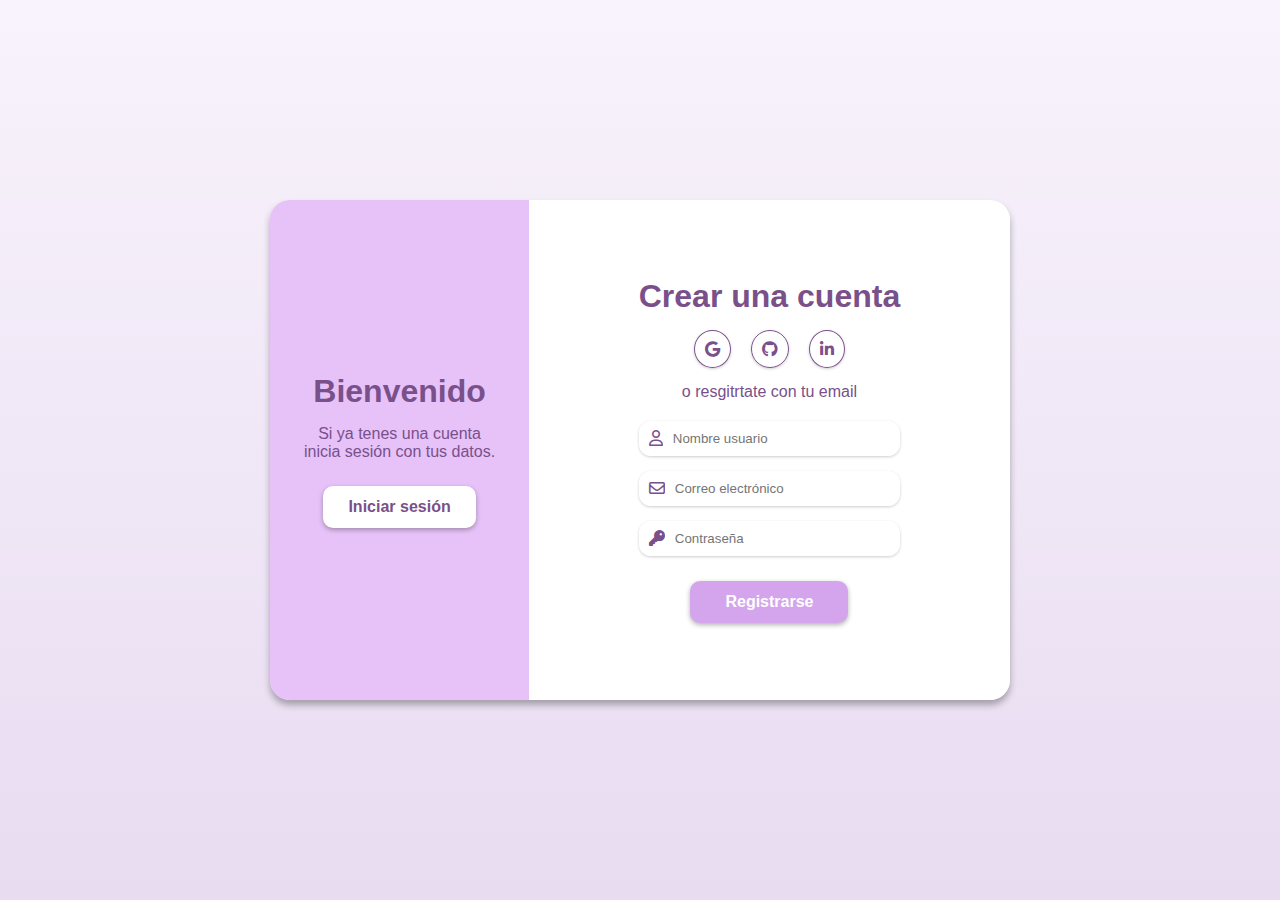
<file: login.html>
<!DOCTYPE html>
<html lang="en">
<head>
    <meta charset="UTF-8">
    <meta name="viewport" content="width=device-width, initial-scale=1.0">
    <link rel="stylesheet" href="./css/global.css">
    <link rel="stylesheet" href="./css/login.css">
    <link rel="stylesheet" href="https://cdnjs.cloudflare.com/ajax/libs/font-awesome/6.5.0/css/all.min.css">
    <title>Etérea</title>
</head>
<body>
    <main class="form"> 
        <section class="form__layout form__layout-register">
            <!-- register -->
            <article class="form__panel">
                <div class="form__content"> 
                    <h2>Bienvenido</h2>
                    <p>Si ya tenes una cuenta inicia sesión con tus datos.</p>
                    <input type="button" value="Iniciar sesión" id="sign-in">
                </div>
            </article>
            <article class="form__panel-register"> <!-- form-information -->
                <div class="form__register-panel"> <!-- form-information-childs-->
                    <h2>Crear una cuenta</h2>
                    <div class="form__social-icons">
                        <i class="fa-brands fa-google"></i>
                        <i class="fa-brands fa-github"></i>
                        <i class="fa-brands fa-linkedin-in"></i>
                    </div>
                    <p>o resgitrtate con tu email</p>
                    <form class="form__form" action="" method="post">
                        <label class="form__field">
                            <i class="form__icon fa-regular fa-user"></i>
                            <input type="text" placeholder="Nombre usuario" name="userName">
                        </label>
                        <label class="form__field">
                            <i class="form__icon fa-regular fa-envelope"></i>
                            <input type="email" placeholder="Correo electrónico" name="email">
                        </label>
                        <label class="form__field">
                            <i class="form__icon fa-solid fa-key"></i>
                            <input type="password" placeholder="Contraseña" name="password">
                        </label>
                        <input type="submit" value="Registrarse" class="form__submit">
                    </form>
                </div>
            </article>
        </section>
        <!-- Seccion de login -->
        <section class="form__layout form__layout-hide form__layout-login">
            <article class="form__panel">
                <div class="form__content">
                    <h2>Bienvenido nuevamente</h2>
                    <p>Si no tenés cuenta, por favor resgitrate con tus datos acá</p>
                    <input type="button" value="Registrarse" id="sign-up">
                </div>
            </article>
            <article class="form__panel-register">
                <div class="form__register-panel">
                    <h2>Iniciar sesión</h2>
                    <div class="form__social-icons">
                        <i class="fa-brands fa-google"></i>
                        <i class="fa-brands fa-github"></i>
                        <i class="fa-brands fa-linkedin-in"></i>
                    </div>
                    <p>o inicia sesión con tu email</p>
                    <form class="form__form" action="" method="post">
                        <label class="form__field">
                            <i class="form__icon fa-regular fa-envelope"></i>
                            <input type="email" placeholder="Correo electrónico" name="email">
                        </label>
                        <label class="form__field">
                            <i class="form__icon fa-solid fa-key"></i>
                            <input type="password" placeholder="Contraseña" name="password">
                        </label>
                        <input type="submit" value="Iniciar sesión" class="form__submit">
                    </form>
                </div>
            </article>
        </section>
    </main>
    <script src="./js/loginRegisterScript.js"></script>
</body>

</html>
</file>
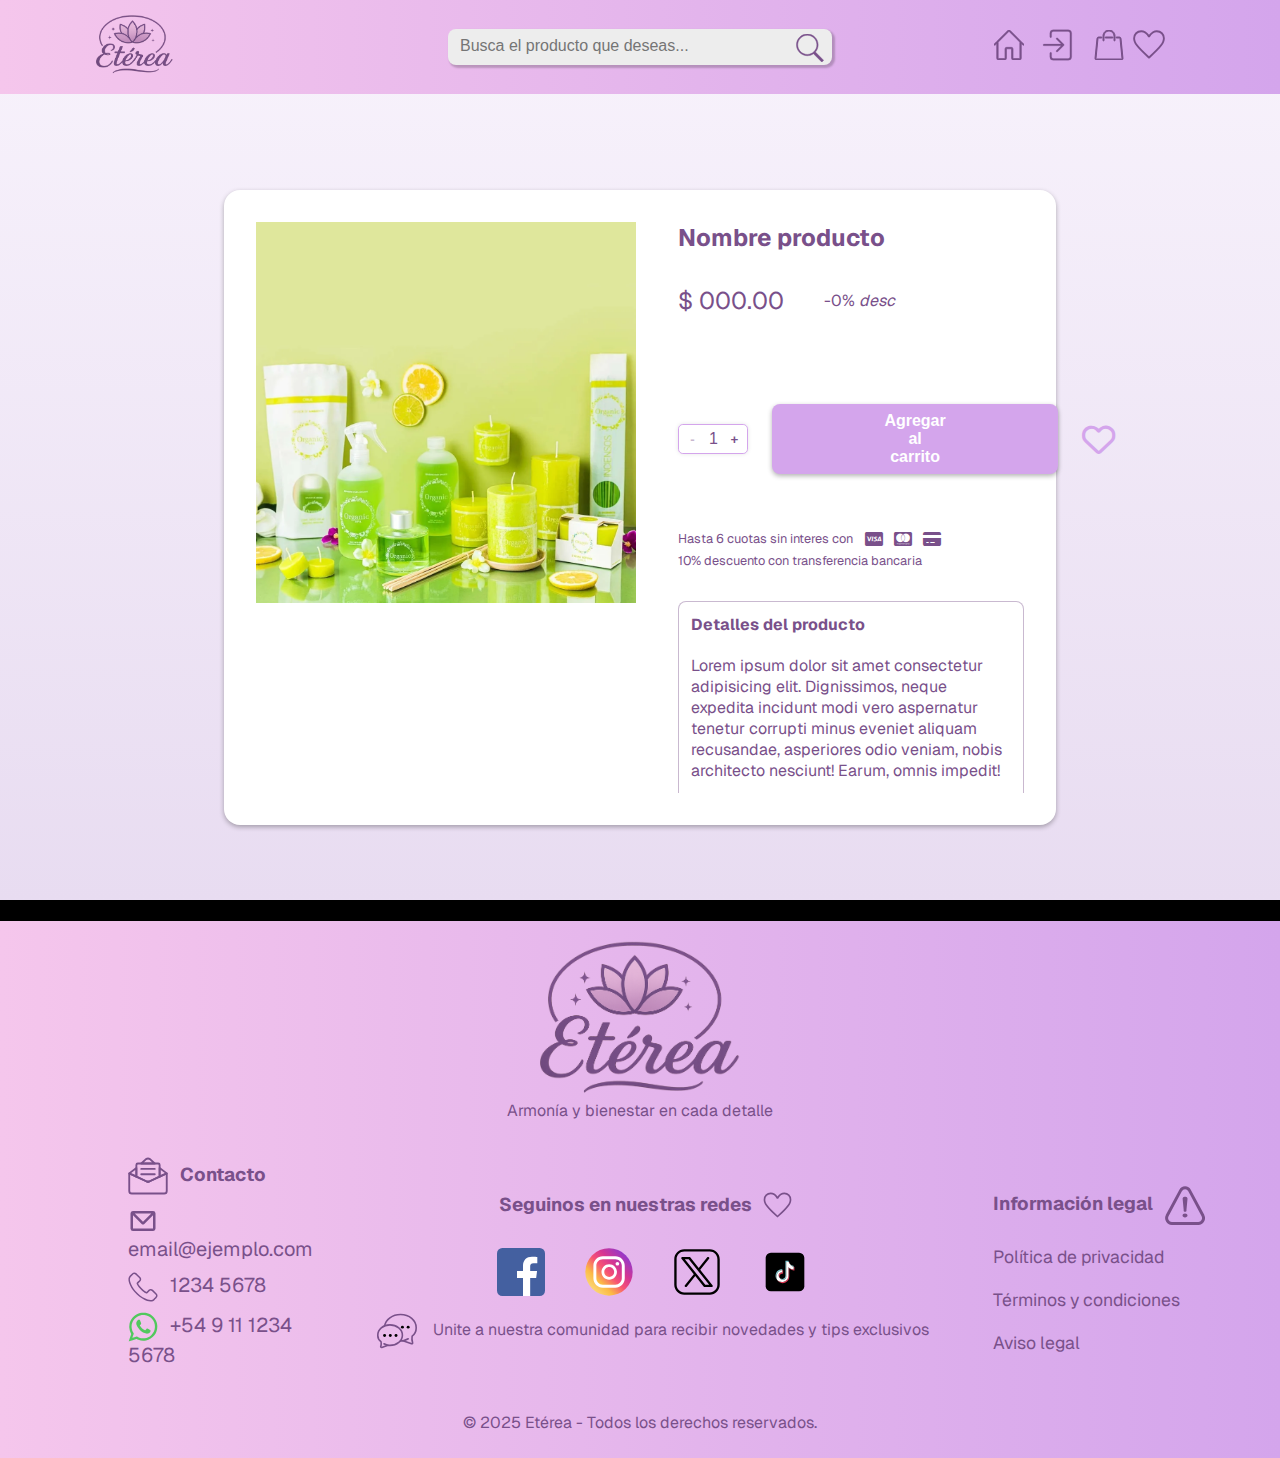
<file: productDetail.html>
<!DOCTYPE html>
<html lang="es">

<head>
    <meta charset="UTF-8" />
    <meta name="viewport" content="width=device-width, initial-scale=1.0" />
    <link rel="stylesheet" href="./css/global.css" />
    <link rel="stylesheet" href="./css/header.css" />
    <link rel="stylesheet" href="./css/footer.css" />
    <link rel="stylesheet" href="./css/login.css">
    <link rel="stylesheet" href="./css/productDetail.css">
    <link href="https://fonts.googleapis.com/css2?family=Geist:wght@100..900&display=swap" rel="stylesheet">
    <link rel="stylesheet" href="https://cdnjs.cloudflare.com/ajax/libs/font-awesome/6.5.0/css/all.min.css">
    <title>Etérea</title>
</head>

<body>
    <header class="header">
        <div class="header__logo">
            <a href="./index.html">
                <img src="./images/logo.png" alt="Logo de Etérea con estilo etéreo y floral" />
            </a>
        </div>
        <form class="search__bar" action="#" method="get">
            <input type="text" name="#" id="#" class="search__input" placeholder="Busca el producto que deseas..." />
            <button type="submit" class="search__button">
                <svg fill="currentColor" stroke="currentColor" stroke-width="10" viewBox="0 0 632 632"
                    xmlns="http://www.w3.org/2000/svg">
                    <path
                        d="M255.108,0C119.863,0,10.204,109.66,10.204,244.904c0,135.245,109.659,244.905,244.904,244.905c52.006,0,100.238-16.223,139.883-43.854l185.205,185.176c1.671,1.672,4.379,1.672,5.964,0.115l34.892-34.891c1.613-1.613,1.47-4.379-0.115-5.965L438.151,407.605c38.493-43.246,61.86-100.237,61.86-162.702C500.012,109.66,390.353,0,255.108,0z M255.108,460.996c-119.34,0-216.092-96.752-216.092-216.092c0-119.34,96.751-216.091,216.092-216.091s216.091,96.751,216.091,216.091C471.199,364.244,374.448,460.996,255.108,460.996z" />
                </svg>
            </button>
        </form>
        <nav class="header__nav">
            <ul>
                <li class="tooltip-container">
                    <a href="./index.html">
                        <svg class="header__icon" viewBox="0 0 128 128" xmlns="http://www.w3.org/2000/svg">
                            <path fill="currentColor" stroke="currentColor" stroke-width="3"
                                d="M127.12,60.22,115.46,48.56h0L69,2.05a7,7,0,0,0-9.9,0L12.57,48.53h0L.88,60.22a3,3,0,0,0,4.24,4.24l6.57-6.57V121a7,7,0,0,0,7,7H46a7,7,0,0,0,7-7V81a1,1,0,0,1,1-1H74a1,1,0,0,1,1,1v40a7,7,0,0,0,7,7h27.34a7,7,0,0,0,7-7V57.92l6.54,6.54a3,3,0,0,0,4.24-4.24ZM110.34,121a1,1,0,0,1-1,1H82a1,1,0,0,1-1-1V81a7,7,0,0,0-7-7H54a7,7,0,0,0-7,7v40a1,1,0,0,1-1,1H18.69a1,1,0,0,1-1-1V51.9L63.29,6.29a1,1,0,0,1,1.41,0l45.63,45.63Z" />
                        </svg>
                        <span class="tooltip">Inicio</span>
                    </a>
                </li>
                <li class="tooltip-container">
                    <a href="#" id="loginBtn">
                        <svg class="header__icon" viewBox="0 0 512 512" xmlns="http://www.w3.org/2000/svg">
                            <path fill="currentColor" stroke="currentColor" stroke-width="3"
                                d="M222,327.8a11.34,11.34,0,0,0,16,16L318.86,263h0a11.35,11.35,0,0,0,0-16h0l-80.81-80.82a11.34,11.34,0,0,0-16,16l61.47,61.46H63.9a11.34,11.34,0,0,0,0,22.68H283.47Z" />
                            <path fill="currentColor" stroke="currentColor" stroke-width="3"
                                d="M372.84,59.53H184.26a45.7,45.7,0,0,0-45.64,45.65V151.3a11.34,11.34,0,0,0,22.67,0V105.18a23,23,0,0,1,23-23H372.84a23,23,0,0,1,23,23V407a23,23,0,0,1-23,23H184.26a23,23,0,0,1-23-23v-45a11.34,11.34,0,1,0-22.67,0v45a45.7,45.7,0,0,0,45.64,45.65H372.84A45.7,45.7,0,0,0,418.49,407V105.18A45.7,45.7,0,0,0,372.84,59.53Z" />
                        </svg>
                        <span class="tooltip">Mi cuenta - Registro</span>
                    </a>
                </li>
                <li class="tooltip-container">
                    <a href="./cart.html">
                        <svg class="header__icon" viewBox="0 0 30 30" xmlns="http://www.w3.org/2000/svg">
                            <path fill="currentColor" stroke="currentColor" stroke-width="1"
                                d="M11.5 7h7c.277 0 .5.223.5.5s-.223.5-.5.5h-7c-.277 0-.5-.223-.5-.5s.223-.5.5-.5zm-7 0c-.824 0-1.422.694-1.498 1.45l-2 20C.914 29.33 1.676 30 2.5 30h25c.824 0 1.586-.672 1.498-1.55l-2-20C26.922 7.695 26.324 7 25.5 7h-3c-.67 0-.65 1 0 1h3c.284 0 .467.204.502.55l2 20c.023.225-.218.45-.502.45h-25c-.284 0-.525-.225-.502-.45l2-20c.035-.346.218-.55.502-.55h3c.67 0 .654-1 0-1zM15 0c-3.308 0-6 2.692-6 6v4.5c0 .665 1 .665 1 0V6c0-2.767 2.233-5 5-5s5 2.233 5 5v4.5c0 .665 1 .657 1 0V6c0-3.308-2.692-6-6-6z" />
                        </svg>
                        <span class="tooltip">Mis compras</span>
                    </a>
                </li>
                <li class="tooltip-container">
                    <a href="./error.html">
                        <img class="header__icon" src="./images/icon/corazon1.svg" alt="icono de un corazon que lleva a los favoritos del cliente">
                        <span class="tooltip">Mis favoritos</span>
                    </a>
                </li>
            </ul>
        </nav>
    </header>
    <main class="layout__detail product-detail">
        <article class="product-detail__container">
            <div class="product-detail__image-wrapper">
                <img src="./images/products/set baño/set3.webp" alt="Anillo de ejemplo" class="product-detail__image">
            </div>
            <div class="product-detail__info">
                <h2>Nombre producto</h2>
                <div class="product-detail__values">
                    <p>$ 000.00</p>
                    <p>-0% <i>desc</i></p>
                </div>
                
                <div class="product-detail__buttons">
                    <div class="quantity">
                        <button class="quantity__btn" id="minus">-</button>
                        <span class="quantity__number" id="number">1</span>
                        <button class="quantity__btn" id="plus">+</button>
                    </div>
                    <button class="product-detail__button">Agregar al carrito</button>
                    <button class="tooltip-container" aria-label="Agregar a favoritos">
                        <i class="fa-regular fa-heart" aria-hidden="true"></i>
                        <span class="tooltip" role="tooltip">Agregar a favoritos</span>
                    </button>
                    <!-- <button class="tooltip-container" aria-label="Quitar de favoritos">
                        <i class="fa-solid fa-heart" aria-hidden="true"></i> 
                        <span class="tooltip" role="tooltip">Quitar de favoritos</span>
                    </button> -->
                </div>
                <div class="product-detail__payment-methods">
                    <div>
                        <p>Hasta 6 cuotas sin interes con </p>
                        <i class="fa-brands fa-cc-visa"></i>
                        <i class="fa-brands fa-cc-mastercard"></i>
                        <i class="fa-solid fa-credit-card"></i>
                    </div>
                    <p>10% descuento con transferencia bancaria</p>
                </div>
                <div class="product-detail__description">
                    <h4>Detalles del producto</h4>
                    <p>
                        Lorem ipsum dolor sit amet consectetur adipisicing elit. Dignissimos, neque expedita incidunt
                        modi
                        vero aspernatur tenetur corrupti minus eveniet aliquam recusandae, asperiores odio veniam, nobis
                        architecto nesciunt! Earum, omnis impedit!
                    </p>
                </div>
            </div>
        </article>
    </main>
    <footer class="footer">
        <div class="footer__logo">
            <a href="./index.html">
                <img src="./images/logo.png" alt="Logo de Etérea con estilo etéreo y floral" />
            </a>
            <p class="header__slogan">Armonía y bienestar en cada detalle</p>
        </div>
        <div class="footer__content">
            <div class="footer__contact">
                <h3>Contacto</h3>
                <p class="email">email@ejemplo.com</p>
                <p class="phone">1234 5678</p>
                <p class="cellphone">+54 9 11 1234 5678</p>
            </div>
            <div class="footer__media--content">
                <nav class="footer__media--nav" aria-label="Redes sociales">
                    <h3>Seguinos en nuestras redes</h3>
                    <ul>
                        <li>
                            <a href="https://www.facebook.com" target="_blank" rel="noopener noreferrer"><img
                                    src="./images/icon/face2.svg" alt="Redirección a nuestra página de Facebook"></a>
                        </li>
                        <li>
                            <a href="https://www.instagram.com" target="_blank" rel="noopener noreferrer"><img
                                    src="./images/icon/insta2.svg" alt="Redirección a nuestra página de Instagram"></a>
                        </li>
                        <li>
                            <a href="https://x.com" target="_blank" rel="noopener noreferrer"><img
                                    src="./images/icon/twitter3.svg" alt="Redirección a nuestra página de X"></a>
                        </li>
                        <li>
                            <a href="https://www.tiktok.com" target="_blank" rel="noopener noreferrer"><img
                                    src="./images/icon/tiktok1.svg" alt="Redirección a nuestra página de TikTok"></a>
                        </li>
                    </ul>
                </nav>
                <div class="newsletter-invite" aria-label="Invitación a suscribirse al newsletter">
                    <a href="./error.html">Unite a nuestra comunidad para recibir novedades y tips exclusivos</a>
                </div>
            </div>
            <nav class="footer__legal">
                <h3>Información legal</h3>
                <ul>
                    <li><a href="./error.html">Política de privacidad</a></li>
                    <li><a href="./error.html">Términos y condiciones</a></li>
                    <li><a href="./error.html">Aviso legal</a></li>
                </ul>
            </nav>
        </div>
        <p class="footer__text">
            &copy; 2025 Etérea - Todos los derechos reservados.
        </p>
    </footer>
    <div class="modal-overlay" id="auth-modal">
        <div class="modal-content">
            <span class="close-modal" id="close-modal">&times;</span>
            <main class="form">
                <section class="form__layout form__layout-register">
                    <!-- register -->
                    <article class="form__panel">
                        <div class="form__content">
                            <h2>Bienvenido</h2>
                            <p>Si ya tenes una cuenta inicia sesión con tus datos.</p>
                            <input type="button" value="Iniciar sesión" id="sign-in">
                        </div>
                    </article>
                    <article class="form__panel-register">
                        <div class="form__register-panel">
                            <h2>Crear una cuenta</h2>
                            <div class="form__social-icons">
                                <i class="fa-brands fa-google"></i>
                                <i class="fa-brands fa-github"></i>
                                <i class="fa-brands fa-linkedin-in"></i>
                            </div>
                            <p>o registrate con tu email</p>
                            <form class="form__form" action="" method="post">
                                <label class="form__field">
                                    <i class="form__icon fa-regular fa-user"></i>
                                    <input type="text" placeholder="Nombre usuario" name="userName">
                                </label>
                                <label class="form__field">
                                    <i class="form__icon fa-regular fa-envelope"></i>
                                    <input type="email" placeholder="Correo electrónico" name="email">
                                </label>
                                <label class="form__field">
                                    <i class="form__icon fa-solid fa-key"></i>
                                    <input type="password" placeholder="Contraseña" name="password">
                                </label>
                                <input type="submit" value="Registrarse" class="form__submit">
                            </form>
                        </div>
                    </article>
                </section>
                <section class="form__layout form__layout-hide form__layout-login">
                    <!-- login -->
                    <article class="form__panel">
                        <div class="form__content">
                            <h2>Bienvenido nuevamente</h2>
                            <p>Si no tenés cuenta, por favor registrate con tus datos acá</p>
                            <input type="button" value="Registrarse" id="sign-up">
                        </div>
                    </article>
                    <article class="form__panel-register">
                        <div class="form__register-panel">
                            <h2>Iniciar sesión</h2>
                            <div class="form__social-icons">
                                <i class="fa-brands fa-google"></i>
                                <i class="fa-brands fa-github"></i>
                                <i class="fa-brands fa-linkedin-in"></i>
                            </div>
                            <p>o inicia sesión con tu email</p>
                            <form class="form__form" action="" method="post">
                                <label class="form__field">
                                    <i class="form__icon fa-regular fa-envelope"></i>
                                    <input type="email" placeholder="Correo electrónico" name="email">
                                </label>
                                <label class="form__field">
                                    <i class="form__icon fa-solid fa-key"></i>
                                    <input type="password" placeholder="Contraseña" name="password">
                                </label>
                                <input type="submit" value="Iniciar sesión" class="form__submit">
                            </form>
                        </div>
                    </article>
                </section>
            </main>
        </div>
    </div>
    <script src="./js/loginRegisterScript.js"></script>
</body>

</html>
</file>
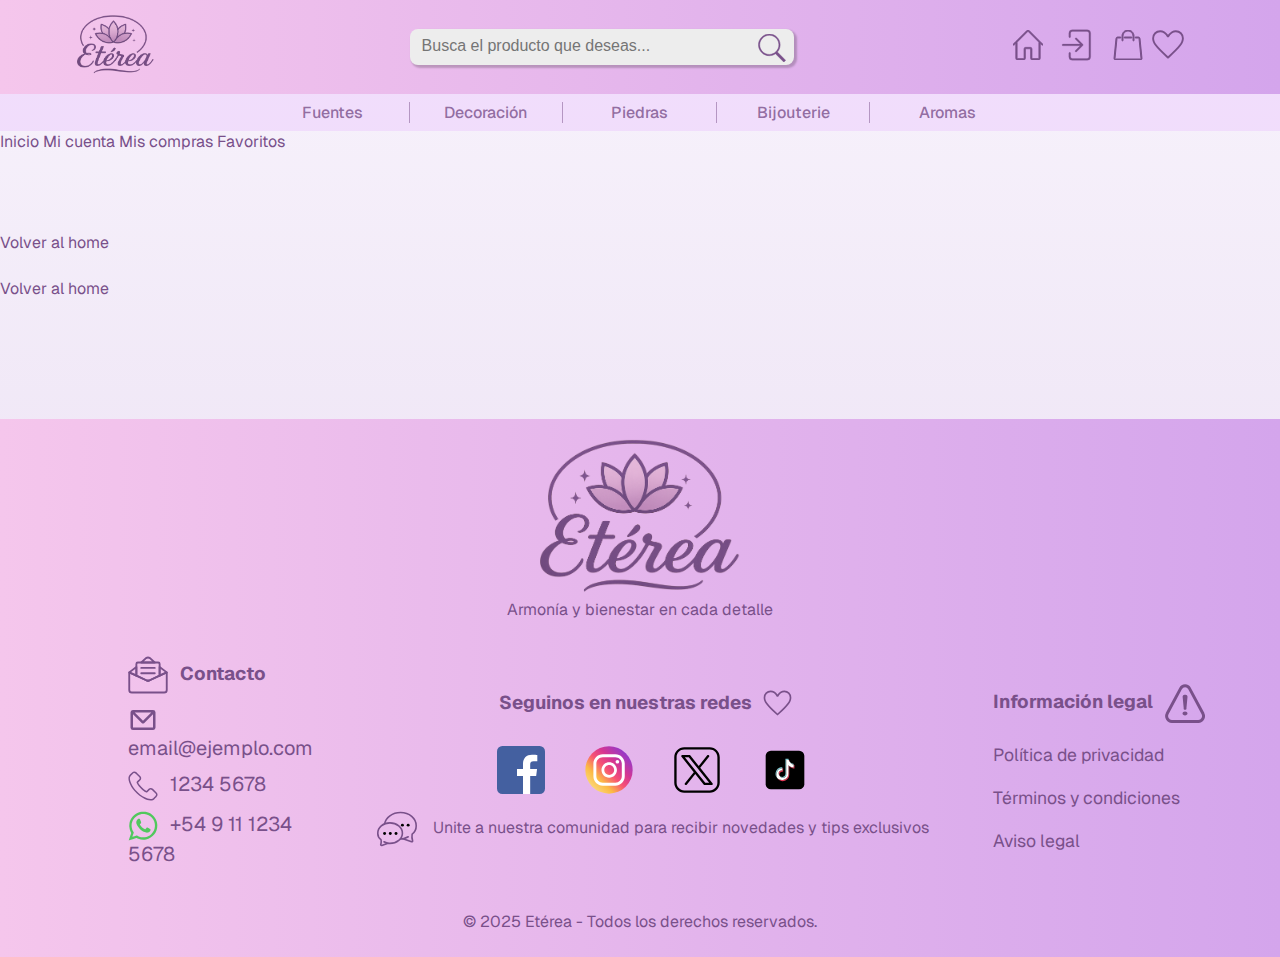
<file: productList.html>
<!DOCTYPE html>
<html lang="es">
  <head>
    <meta charset="UTF-8" />
    <meta name="viewport" content="width=device-width, initial-scale=1.0" />
    <link rel="stylesheet" href="./css/global.css" />
    <link rel="stylesheet" href="./css/header.css" />
    <link rel="stylesheet" href="./css/footer.css" />
    <link rel="stylesheet" href="./css/login.css" />
    <link rel="stylesheet" href="./css/banner.css" />
    <link rel="stylesheet" href="./css/productsList.css" />
    <link
      href="https://fonts.googleapis.com/css2?family=Geist:wght@100..900&display=swap"
      rel="stylesheet"
    />
    <link
      rel="stylesheet"
      href="https://cdnjs.cloudflare.com/ajax/libs/font-awesome/6.5.0/css/all.min.css"
    />
    <title>Etérea</title>
  </head>

  <body>
    <header class="header">
      <div class="header__logo">
        <a href="./index.html">
          <img
            src="./images/logo.png"
            alt="Logo de Etérea con estilo etéreo y floral"
          />
        </a>
      </div>
      <form class="search__bar" action="#" method="get">
        <input
          type="text"
          name="#"
          id="#"
          class="search__input"
          placeholder="Busca el producto que deseas..."
        />
        <button type="submit" class="search__button">
          <svg
            fill="currentColor"
            stroke="currentColor"
            stroke-width="10"
            viewBox="0 0 632 632"
            xmlns="http://www.w3.org/2000/svg"
          >
            <path
              d="M255.108,0C119.863,0,10.204,109.66,10.204,244.904c0,135.245,109.659,244.905,244.904,244.905c52.006,0,100.238-16.223,139.883-43.854l185.205,185.176c1.671,1.672,4.379,1.672,5.964,0.115l34.892-34.891c1.613-1.613,1.47-4.379-0.115-5.965L438.151,407.605c38.493-43.246,61.86-100.237,61.86-162.702C500.012,109.66,390.353,0,255.108,0z M255.108,460.996c-119.34,0-216.092-96.752-216.092-216.092c0-119.34,96.751-216.091,216.092-216.091s216.091,96.751,216.091,216.091C471.199,364.244,374.448,460.996,255.108,460.996z"
            />
          </svg>
        </button>
      </form>
      <div class="toggle-wrap" onclick="toggleMenu(this)">
        <span class="toggle-bar"></span>
        <span class="toggle-bar"></span>
        <span class="toggle-bar"></span>
      </div>
      <nav class="header__nav desktop-menu">
        <ul>
          <li class="tooltip-container">
            <a href="./index.html">
              <svg
                class="header__icon"
                viewBox="0 0 128 128"
                xmlns="http://www.w3.org/2000/svg"
              >
                <path
                  fill="currentColor"
                  stroke="currentColor"
                  stroke-width="3"
                  d="M127.12,60.22,115.46,48.56h0L69,2.05a7,7,0,0,0-9.9,0L12.57,48.53h0L.88,60.22a3,3,0,0,0,4.24,4.24l6.57-6.57V121a7,7,0,0,0,7,7H46a7,7,0,0,0,7-7V81a1,1,0,0,1,1-1H74a1,1,0,0,1,1,1v40a7,7,0,0,0,7,7h27.34a7,7,0,0,0,7-7V57.92l6.54,6.54a3,3,0,0,0,4.24-4.24ZM110.34,121a1,1,0,0,1-1,1H82a1,1,0,0,1-1-1V81a7,7,0,0,0-7-7H54a7,7,0,0,0-7,7v40a1,1,0,0,1-1,1H18.69a1,1,0,0,1-1-1V51.9L63.29,6.29a1,1,0,0,1,1.41,0l45.63,45.63Z"
                />
              </svg>
              <span class="tooltip">Inicio</span>
            </a>
          </li>
          <li class="tooltip-container">
            <a href="#" id="loginBtn">
              <svg
                class="header__icon"
                viewBox="0 0 512 512"
                xmlns="http://www.w3.org/2000/svg"
              >
                <path
                  fill="currentColor"
                  stroke="currentColor"
                  stroke-width="3"
                  d="M222,327.8a11.34,11.34,0,0,0,16,16L318.86,263h0a11.35,11.35,0,0,0,0-16h0l-80.81-80.82a11.34,11.34,0,0,0-16,16l61.47,61.46H63.9a11.34,11.34,0,0,0,0,22.68H283.47Z"
                />
                <path
                  fill="currentColor"
                  stroke="currentColor"
                  stroke-width="3"
                  d="M372.84,59.53H184.26a45.7,45.7,0,0,0-45.64,45.65V151.3a11.34,11.34,0,0,0,22.67,0V105.18a23,23,0,0,1,23-23H372.84a23,23,0,0,1,23,23V407a23,23,0,0,1-23,23H184.26a23,23,0,0,1-23-23v-45a11.34,11.34,0,1,0-22.67,0v45a45.7,45.7,0,0,0,45.64,45.65H372.84A45.7,45.7,0,0,0,418.49,407V105.18A45.7,45.7,0,0,0,372.84,59.53Z"
                />
              </svg>
              <span class="tooltip">Mi cuenta - Registro</span>
            </a>
          </li>
          <li class="tooltip-container">
            <a href="./cart.html">
              <svg
                class="header__icon"
                viewBox="0 0 30 30"
                xmlns="http://www.w3.org/2000/svg"
              >
                <path
                  fill="currentColor"
                  stroke="currentColor"
                  stroke-width="1"
                  d="M11.5 7h7c.277 0 .5.223.5.5s-.223.5-.5.5h-7c-.277 0-.5-.223-.5-.5s.223-.5.5-.5zm-7 0c-.824 0-1.422.694-1.498 1.45l-2 20C.914 29.33 1.676 30 2.5 30h25c.824 0 1.586-.672 1.498-1.55l-2-20C26.922 7.695 26.324 7 25.5 7h-3c-.67 0-.65 1 0 1h3c.284 0 .467.204.502.55l2 20c.023.225-.218.45-.502.45h-25c-.284 0-.525-.225-.502-.45l2-20c.035-.346.218-.55.502-.55h3c.67 0 .654-1 0-1zM15 0c-3.308 0-6 2.692-6 6v4.5c0 .665 1 .665 1 0V6c0-2.767 2.233-5 5-5s5 2.233 5 5v4.5c0 .665 1 .657 1 0V6c0-3.308-2.692-6-6-6z"
                />
              </svg>
              <span class="tooltip">Mis compras</span>
              <span class="header__cart-count">0</span>
            </a>
          </li>
          <li class="tooltip-container">
            <a href="./favorites.html">
              <img
                class="header__icon"
                src="./images/icon/corazon1.svg"
                alt="icono de un corazon que lleva a los favoritos del cliente"
              />
              <span class="tooltip">Mis favoritos</span>
            </a>
          </li>
        </ul>
      </nav>
    </header>
    <aside class="category-menu">
      <ul class="category-menu__list">
        <li><a href="./productList.html?category=fuentes">Fuentes</a></li>
        <li><a href="./productList.html?category=decoracion">Decoración</a></li>
        <li><a href="./productList.html?category=piedras">Piedras</a></li>
        <li><a href="./productList.html?category=bijouterie">Bijouterie</a></li>
        <li><a href="./productList.html?category=aromas">Aromas</a></li>
      </ul>
    </aside>
    <!-- Menú hamburguesa para móviles -->
    <aside class="mobile-menu">
      <a href="./index.html">Inicio</a>
      <a href="#">Mi cuenta</a>
      <a href="./cart.html">Mis compras</a>
      <a href="./favorites.html">Favoritos</a>
    </aside>
    <main class="layout__products">
      <a href="./index.html" class="layout__products-back">Volver al home</a>
      <h2 id="category-title"></h2>
      <section class="layout__products-list" id="products-container"></section>
      <a href="./index.html" class="layout__products-back">Volver al home</a>
    </main>
    <footer class="footer">
      <div class="footer__logo">
        <a href="./index.html">
          <img
            src="./images/logo.png"
            alt="Logo de Etérea con estilo etéreo y floral"
          />
        </a>
        <p class="header__slogan">Armonía y bienestar en cada detalle</p>
      </div>
      <div class="footer__content">
        <div class="footer__contact">
          <h3>Contacto</h3>
          <p class="email">email@ejemplo.com</p>
          <p class="phone">1234 5678</p>
          <p class="cellphone">+54 9 11 1234 5678</p>
        </div>
        <div class="footer__media--content">
          <nav class="footer__media--nav" aria-label="Redes sociales">
            <h3>Seguinos en nuestras redes</h3>
            <ul>
              <li>
                <a
                  href="https://www.facebook.com"
                  target="_blank"
                  rel="noopener noreferrer"
                  ><img
                    src="./images/icon/face2.svg"
                    alt="Redirección a nuestra página de Facebook"
                /></a>
              </li>
              <li>
                <a
                  href="https://www.instagram.com"
                  target="_blank"
                  rel="noopener noreferrer"
                  ><img
                    src="./images/icon/insta2.svg"
                    alt="Redirección a nuestra página de Instagram"
                /></a>
              </li>
              <li>
                <a
                  href="https://x.com"
                  target="_blank"
                  rel="noopener noreferrer"
                  ><img
                    src="./images/icon/twitter3.svg"
                    alt="Redirección a nuestra página de X"
                /></a>
              </li>
              <li>
                <a
                  href="https://www.tiktok.com"
                  target="_blank"
                  rel="noopener noreferrer"
                  ><img
                    src="./images/icon/tiktok1.svg"
                    alt="Redirección a nuestra página de TikTok"
                /></a>
              </li>
            </ul>
          </nav>
          <div
            class="newsletter-invite"
            aria-label="Invitación a suscribirse al newsletter"
          >
            <a href="./error.html"
              >Unite a nuestra comunidad para recibir novedades y tips
              exclusivos</a
            >
          </div>
        </div>
        <nav class="footer__legal">
          <h3>Información legal</h3>
          <ul>
            <li><a href="./error.html">Política de privacidad</a></li>
            <li><a href="./error.html">Términos y condiciones</a></li>
            <li><a href="./error.html">Aviso legal</a></li>
          </ul>
        </nav>
      </div>
      <p class="footer__text">
        &copy; 2025 Etérea - Todos los derechos reservados.
      </p>
    </footer>
    <div class="modal-overlay" id="auth-modal">
      <div class="modal-content">
        <span class="close-modal" id="close-modal">&times;</span>
        <main class="form">
          <section class="form__layout form__layout-register">
            <!-- register -->
            <article class="form__panel">
              <div class="form__content">
                <h2>Bienvenido</h2>
                <p>Si ya tenes una cuenta inicia sesión con tus datos.</p>
                <input type="button" value="Iniciar sesión" id="sign-in" />
              </div>
            </article>
            <article class="form__panel-register">
              <div class="form__register-panel">
                <h2>Crear una cuenta</h2>
                <div class="form__social-icons">
                  <i class="fa-brands fa-google"></i>
                  <i class="fa-brands fa-github"></i>
                  <i class="fa-brands fa-linkedin-in"></i>
                </div>
                <p>o registrate con tu email</p>
                <form class="form__form" action="" method="post">
                  <label class="form__field">
                    <i class="form__icon fa-regular fa-user"></i>
                    <input
                      type="text"
                      placeholder="Nombre usuario"
                      name="userName"
                    />
                  </label>
                  <label class="form__field">
                    <i class="form__icon fa-regular fa-envelope"></i>
                    <input
                      type="email"
                      placeholder="Correo electrónico"
                      name="email"
                    />
                  </label>
                  <label class="form__field">
                    <i class="form__icon fa-solid fa-key"></i>
                    <input
                      type="password"
                      placeholder="Contraseña"
                      name="password"
                    />
                  </label>
                  <input
                    type="submit"
                    value="Registrarse"
                    class="form__submit"
                  />
                </form>
              </div>
            </article>
          </section>
          <section class="form__layout form__layout-hide form__layout-login">
            <!-- login -->
            <article class="form__panel">
              <div class="form__content">
                <h2>Bienvenido nuevamente</h2>
                <p>
                  Si no tenés cuenta, por favor registrate con tus datos acá
                </p>
                <input type="button" value="Registrarse" id="sign-up" />
              </div>
            </article>
            <article class="form__panel-register">
              <div class="form__register-panel">
                <h2>Iniciar sesión</h2>
                <div class="form__social-icons">
                  <i class="fa-brands fa-google"></i>
                  <i class="fa-brands fa-github"></i>
                  <i class="fa-brands fa-linkedin-in"></i>
                </div>
                <p>o inicia sesión con tu email</p>
                <form class="form__form" action="" method="post">
                  <label class="form__field">
                    <i class="form__icon fa-regular fa-envelope"></i>
                    <input
                      type="email"
                      placeholder="Correo electrónico"
                      name="email"
                    />
                  </label>
                  <label class="form__field">
                    <i class="form__icon fa-solid fa-key"></i>
                    <input
                      type="password"
                      placeholder="Contraseña"
                      name="password"
                    />
                  </label>
                  <input
                    type="submit"
                    value="Iniciar sesión"
                    class="form__submit"
                  />
                </form>
              </div>
            </article>
          </section>
        </main>
      </div>
    </div>
    <script src="./js/main.js" type="module"></script>
  </body>
</html>
</file>
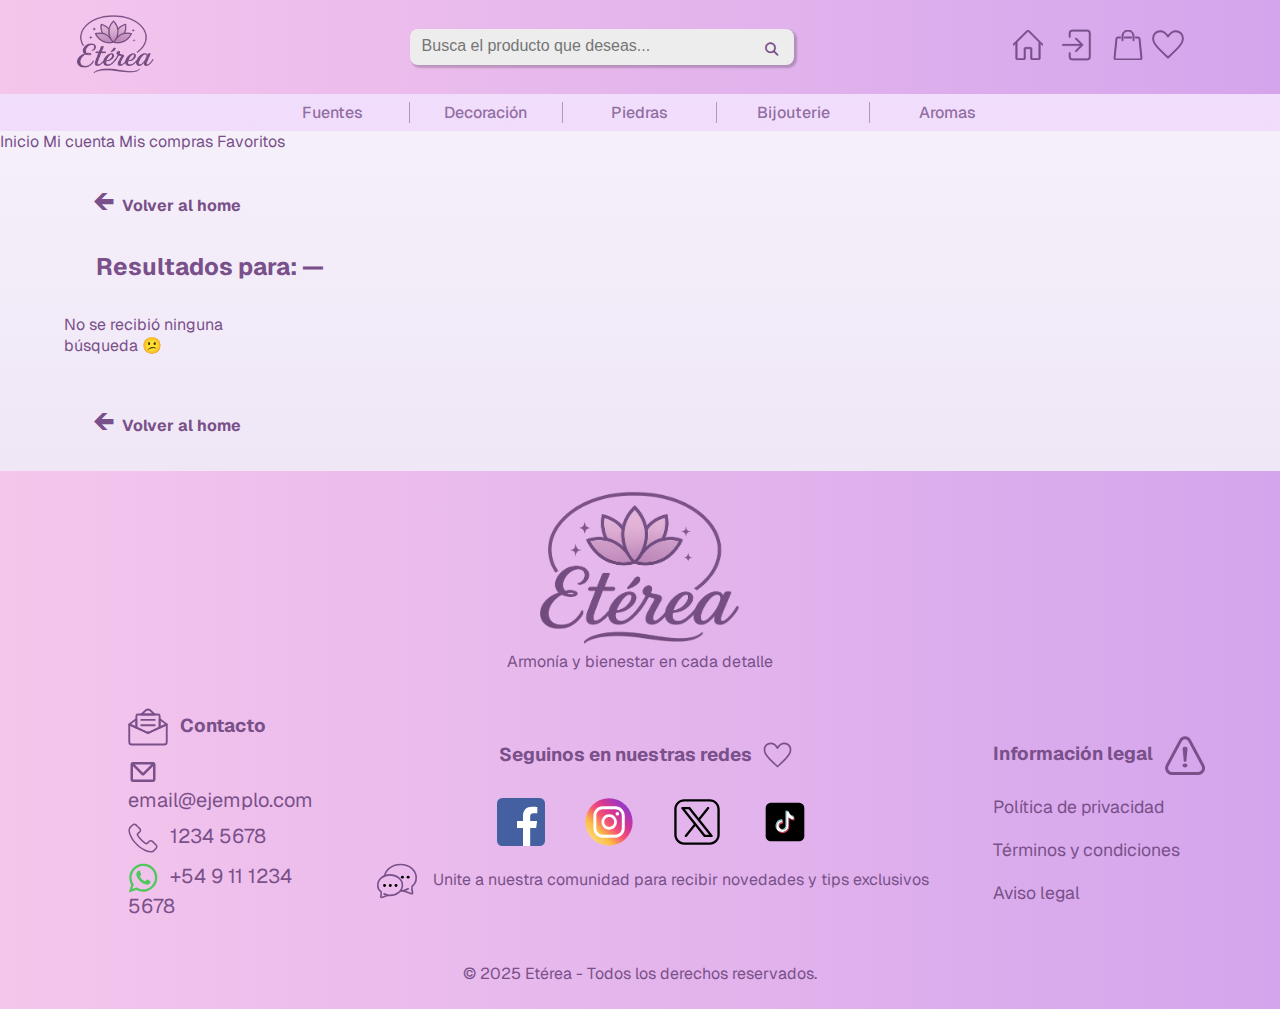
<file: searchResult.html>
<!DOCTYPE html>
<html lang="es">
  <head>
    <meta charset="UTF-8" />
    <meta name="viewport" content="width=device-width, initial-scale=1.0" />
    <link rel="stylesheet" href="./css/global.css" />
    <link rel="stylesheet" href="./css/header.css" />
    <link rel="stylesheet" href="./css/footer.css" />
    <link rel="stylesheet" href="./css/login.css" />
    <link rel="stylesheet" href="./css/banner.css" />
    <link rel="stylesheet" href="./css/search.css" />
    <link
      href="https://fonts.googleapis.com/css2?family=Geist:wght@100..900&display=swap"
      rel="stylesheet"
    />
    <link
      rel="stylesheet"
      href="https://cdnjs.cloudflare.com/ajax/libs/font-awesome/6.5.0/css/all.min.css"
    />
    <title>Etérea</title>
  </head>

  <body>
    <header class="header">
      <div class="header__logo">
        <a href="./index.html">
          <img
            src="./images/logo.png"
            alt="Logo de Etérea con estilo etéreo y floral"
          />
        </a>
      </div>
      <!-- Inicio barra de busqueda -->
      <form class="search__bar" action="searchResult.html" method="get">
        <input
          type="text"
          name="search"
          id="searchInput"
          class="search__input"
          placeholder="Busca el producto que deseas..."
        />
        <button type="submit" class="search__button" aria-label="Buscar">
          <i class="fa-solid fa-magnifying-glass"></i>
        </button>
      </form>
      <!-- Final barra de busqueda -->
      <div class="toggle-wrap" onclick="toggleMenu(this)">
        <span class="toggle-bar"></span>
        <span class="toggle-bar"></span>
        <span class="toggle-bar"></span>
      </div>
      <nav class="header__nav desktop-menu">
        <ul>
          <li class="tooltip-container">
            <a href="./index.html">
              <svg
                class="header__icon"
                viewBox="0 0 128 128"
                xmlns="http://www.w3.org/2000/svg"
              >
                <path
                  fill="currentColor"
                  stroke="currentColor"
                  stroke-width="3"
                  d="M127.12,60.22,115.46,48.56h0L69,2.05a7,7,0,0,0-9.9,0L12.57,48.53h0L.88,60.22a3,3,0,0,0,4.24,4.24l6.57-6.57V121a7,7,0,0,0,7,7H46a7,7,0,0,0,7-7V81a1,1,0,0,1,1-1H74a1,1,0,0,1,1,1v40a7,7,0,0,0,7,7h27.34a7,7,0,0,0,7-7V57.92l6.54,6.54a3,3,0,0,0,4.24-4.24ZM110.34,121a1,1,0,0,1-1,1H82a1,1,0,0,1-1-1V81a7,7,0,0,0-7-7H54a7,7,0,0,0-7,7v40a1,1,0,0,1-1,1H18.69a1,1,0,0,1-1-1V51.9L63.29,6.29a1,1,0,0,1,1.41,0l45.63,45.63Z"
                />
              </svg>
              <span class="tooltip">Inicio</span>
            </a>
          </li>
          <li class="tooltip-container">
            <a href="#" id="loginBtn">
              <svg
                class="header__icon"
                viewBox="0 0 512 512"
                xmlns="http://www.w3.org/2000/svg"
              >
                <path
                  fill="currentColor"
                  stroke="currentColor"
                  stroke-width="3"
                  d="M222,327.8a11.34,11.34,0,0,0,16,16L318.86,263h0a11.35,11.35,0,0,0,0-16h0l-80.81-80.82a11.34,11.34,0,0,0-16,16l61.47,61.46H63.9a11.34,11.34,0,0,0,0,22.68H283.47Z"
                />
                <path
                  fill="currentColor"
                  stroke="currentColor"
                  stroke-width="3"
                  d="M372.84,59.53H184.26a45.7,45.7,0,0,0-45.64,45.65V151.3a11.34,11.34,0,0,0,22.67,0V105.18a23,23,0,0,1,23-23H372.84a23,23,0,0,1,23,23V407a23,23,0,0,1-23,23H184.26a23,23,0,0,1-23-23v-45a11.34,11.34,0,1,0-22.67,0v45a45.7,45.7,0,0,0,45.64,45.65H372.84A45.7,45.7,0,0,0,418.49,407V105.18A45.7,45.7,0,0,0,372.84,59.53Z"
                />
              </svg>
              <span class="tooltip">Mi cuenta - Registro</span>
            </a>
          </li>
          <li class="tooltip-container">
            <a href="./cart.html">
              <svg
                class="header__icon"
                viewBox="0 0 30 30"
                xmlns="http://www.w3.org/2000/svg"
              >
                <path
                  fill="currentColor"
                  stroke="currentColor"
                  stroke-width="1"
                  d="M11.5 7h7c.277 0 .5.223.5.5s-.223.5-.5.5h-7c-.277 0-.5-.223-.5-.5s.223-.5.5-.5zm-7 0c-.824 0-1.422.694-1.498 1.45l-2 20C.914 29.33 1.676 30 2.5 30h25c.824 0 1.586-.672 1.498-1.55l-2-20C26.922 7.695 26.324 7 25.5 7h-3c-.67 0-.65 1 0 1h3c.284 0 .467.204.502.55l2 20c.023.225-.218.45-.502.45h-25c-.284 0-.525-.225-.502-.45l2-20c.035-.346.218-.55.502-.55h3c.67 0 .654-1 0-1zM15 0c-3.308 0-6 2.692-6 6v4.5c0 .665 1 .665 1 0V6c0-2.767 2.233-5 5-5s5 2.233 5 5v4.5c0 .665 1 .657 1 0V6c0-3.308-2.692-6-6-6z"
                />
              </svg>
              <span class="tooltip">Mis compras</span>
              <span class="header__cart-count">0</span>
            </a>
          </li>
          <li class="tooltip-container">
            <a href="./favorites.html">
              <img
                class="header__icon"
                src="./images/icon/corazon1.svg"
                alt="icono de un corazon que lleva a los favoritos del cliente"
              />
              <span class="tooltip">Mis favoritos</span>
            </a>
          </li>
        </ul>
      </nav>
    </header>
    <aside class="category-menu">
      <ul class="category-menu__list">
        <li><a href="./productList.html?category=fuentes">Fuentes</a></li>
        <li><a href="./productList.html?category=decoracion">Decoración</a></li>
        <li><a href="./productList.html?category=piedras">Piedras</a></li>
        <li><a href="./productList.html?category=bijouterie">Bijouterie</a></li>
        <li><a href="./productList.html?category=aromas">Aromas</a></li>
      </ul>
    </aside>
    <!-- Menú hamburguesa para móviles -->
    <aside class="mobile-menu">
      <a href="./index.html">Inicio</a>
      <a href="#">Mi cuenta</a>
      <a href="./cart.html">Mis compras</a>
      <a href="./favorites.html">Favoritos</a>
    </aside>
    <main class="layout__products">
      <a href="./index.html" class="layout__products-back">Volver al home</a>
      <h2 id="search-title">
        Resultados para: <span id="search-query"></span>
      </h2>
      <section
        class="layout__products-list"
        id="search-results-container"
      ></section>

      <a href="./index.html" class="layout__products-back">Volver al home</a>
    </main>
    <footer class="footer">
      <div class="footer__logo">
        <a href="./index.html">
          <img
            src="./images/logo.png"
            alt="Logo de Etérea con estilo etéreo y floral"
          />
        </a>
        <p class="header__slogan">Armonía y bienestar en cada detalle</p>
      </div>
      <div class="footer__content">
        <div class="footer__contact">
          <h3>Contacto</h3>
          <p class="email">email@ejemplo.com</p>
          <p class="phone">1234 5678</p>
          <p class="cellphone">+54 9 11 1234 5678</p>
        </div>
        <div class="footer__media--content">
          <nav class="footer__media--nav" aria-label="Redes sociales">
            <h3>Seguinos en nuestras redes</h3>
            <ul>
              <li>
                <a
                  href="https://www.facebook.com"
                  target="_blank"
                  rel="noopener noreferrer"
                  ><img
                    src="./images/icon/face2.svg"
                    alt="Redirección a nuestra página de Facebook"
                /></a>
              </li>
              <li>
                <a
                  href="https://www.instagram.com"
                  target="_blank"
                  rel="noopener noreferrer"
                  ><img
                    src="./images/icon/insta2.svg"
                    alt="Redirección a nuestra página de Instagram"
                /></a>
              </li>
              <li>
                <a
                  href="https://x.com"
                  target="_blank"
                  rel="noopener noreferrer"
                  ><img
                    src="./images/icon/twitter3.svg"
                    alt="Redirección a nuestra página de X"
                /></a>
              </li>
              <li>
                <a
                  href="https://www.tiktok.com"
                  target="_blank"
                  rel="noopener noreferrer"
                  ><img
                    src="./images/icon/tiktok1.svg"
                    alt="Redirección a nuestra página de TikTok"
                /></a>
              </li>
            </ul>
          </nav>
          <div
            class="newsletter-invite"
            aria-label="Invitación a suscribirse al newsletter"
          >
            <a href="./error.html"
              >Unite a nuestra comunidad para recibir novedades y tips
              exclusivos</a
            >
          </div>
        </div>
        <nav class="footer__legal">
          <h3>Información legal</h3>
          <ul>
            <li><a href="./error.html">Política de privacidad</a></li>
            <li><a href="./error.html">Términos y condiciones</a></li>
            <li><a href="./error.html">Aviso legal</a></li>
          </ul>
        </nav>
      </div>
      <p class="footer__text">
        &copy; 2025 Etérea - Todos los derechos reservados.
      </p>
    </footer>
    <div class="modal-overlay" id="auth-modal">
      <div class="modal-content">
        <span class="close-modal" id="close-modal">&times;</span>
        <main class="form">
          <section class="form__layout form__layout-register">
            <!-- register -->
            <article class="form__panel">
              <div class="form__content">
                <h2>Bienvenido</h2>
                <p>Si ya tenes una cuenta inicia sesión con tus datos.</p>
                <input type="button" value="Iniciar sesión" id="sign-in" />
              </div>
            </article>
            <article class="form__panel-register">
              <div class="form__register-panel">
                <h2>Crear una cuenta</h2>
                <div class="form__social-icons">
                  <i class="fa-brands fa-google"></i>
                  <i class="fa-brands fa-github"></i>
                  <i class="fa-brands fa-linkedin-in"></i>
                </div>
                <p>o registrate con tu email</p>
                <form class="form__form" action="" method="post">
                  <label class="form__field">
                    <i class="form__icon fa-regular fa-user"></i>
                    <input
                      type="text"
                      placeholder="Nombre usuario"
                      name="userName"
                    />
                  </label>
                  <label class="form__field">
                    <i class="form__icon fa-regular fa-envelope"></i>
                    <input
                      type="email"
                      placeholder="Correo electrónico"
                      name="email"
                    />
                  </label>
                  <label class="form__field">
                    <i class="form__icon fa-solid fa-key"></i>
                    <input
                      type="password"
                      placeholder="Contraseña"
                      name="password"
                    />
                  </label>
                  <input
                    type="submit"
                    value="Registrarse"
                    class="form__submit"
                  />
                </form>
              </div>
            </article>
          </section>
          <section class="form__layout form__layout-hide form__layout-login">
            <!-- login -->
            <article class="form__panel">
              <div class="form__content">
                <h2>Bienvenido nuevamente</h2>
                <p>
                  Si no tenés cuenta, por favor registrate con tus datos acá
                </p>
                <input type="button" value="Registrarse" id="sign-up" />
              </div>
            </article>
            <article class="form__panel-register">
              <div class="form__register-panel">
                <h2>Iniciar sesión</h2>
                <div class="form__social-icons">
                  <i class="fa-brands fa-google"></i>
                  <i class="fa-brands fa-github"></i>
                  <i class="fa-brands fa-linkedin-in"></i>
                </div>
                <p>o inicia sesión con tu email</p>
                <form class="form__form" action="" method="post">
                  <label class="form__field">
                    <i class="form__icon fa-regular fa-envelope"></i>
                    <input
                      type="email"
                      placeholder="Correo electrónico"
                      name="email"
                    />
                  </label>
                  <label class="form__field">
                    <i class="form__icon fa-solid fa-key"></i>
                    <input
                      type="password"
                      placeholder="Contraseña"
                      name="password"
                    />
                  </label>
                  <input
                    type="submit"
                    value="Iniciar sesión"
                    class="form__submit"
                  />
                </form>
              </div>
            </article>
          </section>
        </main>
      </div>
    </div>
    <script src="./js/main.js" type="module"></script>
  </body>
</html>
</file>
<file: css/global.css>
*{
    margin: 0;
    padding: 0;
    box-sizing: border-box;
    color: #79508a;
}
html, body {
    width: 100%;
    max-width: 100vw;
    overflow-x: hidden;
}
body {
    font-family: "Geist", sans-serif;
    background: linear-gradient(to bottom, #f8f3fc, #e8dcf1);
    background-attachment: fixed;
    background-color: black;
}

.layout__main {
    width: 100%;
    display: flex;
    flex-direction: column;
    justify-content: center;
    align-items: center;
}
a {
    text-decoration: none;
}
ul {
    list-style: none;
}
</file>
<file: css/header.css>
.header {
    display: flex;
    justify-content: space-evenly;
    align-items: center;
    background: linear-gradient(to right, #f5c6ec, #d4a5ec);
    padding: 15px 0;
}
.header__logo {
    width: 20%;
}
.header__logo img {
    width: 30%;
}
.search__bar {
    position: relative;
    display: flex;
    width: 30%;
}
.search__input {
    width: 100%;
    background-color: #EDEDED;
    font-size: 16px;
    padding: 8px 40px 10px 12px;
    border: none;
    border-radius: 8px;
    box-shadow: 2px 2px 2px 1px rgb(0 0 0 / 20%);
}
.search__button {
    position: absolute;
    transform: translateY(-50%);
    right: 8px;
    top: 50%;
    padding-top: 5px;
    width: 28px;
    background-color: #EDEDED;
    border: none;
    cursor: pointer;
}
.header__nav {
    width: 20%;
}
.header__nav ul {
    display: flex;
    list-style: none;
    justify-content: space-evenly;
    align-items: center;
    margin-left: 20%;
}
.header__nav ul li a {
    text-decoration: none;
}
.header__icon {
    width: 30px;
}
.header__nav li:nth-child(2) svg {
    width: 40px;
    height: auto;
}
.header__nav li img {
    width: 40px;
    height: auto;
    margin-left: -10px;
}
/*Ayuda de chatgpt porque me gusta verlo lindo*/
.tooltip-container {
    position: relative;
}
.tooltip {
    visibility: hidden;
    opacity: 0;
    background-color: #e8d6fc;
    color: #a1569c;
    text-align: center;
    border-radius: 8px;
    padding: 6px 10px;
    position: absolute;
    z-index: 10;
    bottom: -45px;
    left: 50%;
    transform: translateX(-50%);
    font-size: 0.95rem;
    white-space: nowrap;
    box-shadow: 0 2px 6px rgba(0,0,0,0.2);
    transition: opacity 0.3s ease, visibility 0.3s ease;
    font-family: "Playwrite DE Grund", cursive;
    font-weight: bold;
}
.tooltip-container:hover .tooltip {
    visibility: visible;
    opacity: 1;
}
</file>
<file: css/footer.css>
.footer {
  background: linear-gradient(to right, #f5c6ec, #d4a5ec);
  padding: 20px 0 25px;
}
.footer__logo {
  margin-bottom: 25px;
  text-align: center;
}
.footer__logo img {
  width: 200px;
}
.footer__content {
  display: flex;
  flex-direction: column;
  align-items: center;
  margin-left: 10%;
}
.footer__contact {
  width: 40%;
  margin-bottom: 1.5rem;
}
.footer__contact h3 {
  margin-bottom: 10px;
}
.footer__contact h3::before,
.newsletter-invite::before,
.footer__legal h3::after,
.email::before,
.phone::before,
.cellphone::before,
.footer__media--content h3::after {
  content: "";
  display: inline-block;
  background-size: contain;
  background-repeat: no-repeat;
  margin-right: 0.75rem;
  vertical-align: middle;
}
.footer__contact h3::before,
.newsletter-invite::before,
.footer__legal h3::after {
  width: 40px;
  height: 40px;
}
.footer__contact h3::before {
  background-image: url("../images/icon/contactus.svg");
}
.footer__contact p,
.footer__contact h3 {
  margin-top: 10px;
}
.footer__contact p {
  font-size: 1.25em;
}
.email::before,
.phone::before,
.cellphone::before {
  width: 30px;
  height: 30px;
}
.email::before {
  background-image: url("../images/icon/mail1.svg");
}
.phone::before {
  background-image: url("../images/icon/phone1.svg");
}
.cellphone::before {
  background-image: url("../images/icon/whatsapp2.svg");
}
.footer__media--content {
  width: 95%;
  text-align: center;
}
.footer__media--content h3::after {
  background-image: url("../images/icon/corazon1.svg");
  width: 35px;
  height: 35px;
  margin-left: 0.5rem;
}
.footer__media--nav ul {
  display: flex;
  justify-content: center;
  margin: 25px 0 10px;
}
.footer__media--nav ul li {
  margin: 0 20px;
}
.footer__media--nav img {
  width: 3rem;
}
.newsletter-invite a {
  font-size: 1em;
}
.newsletter-invite a:hover,
.footer__legal a:hover {
  color: rgba(255, 255, 255, 0.6);
  transition: all 0.3s ease-in-out;
}
.newsletter-invite::before {
  background-image: url("../images/icon/contacto1.svg");
}
.footer__legal {
  width: 40%;
  margin: 2rem 0;
}
.footer__legal h3 {
  margin-bottom: 15px;
}
.footer__legal h3::after {
  background-image: url("../images/icon/aviso.svg");
  margin-left: 0.75rem;
}
.footer__legal a {
  font-size: 1.1em;
}
.footer__legal li {
  margin-top: 20px;
}
.footer__text {
  margin-top: 20px;
  text-align: center;
}

@media only screen and (min-width: 992px) {
  .footer__content {
    flex-direction: row;
  }
}

@media only screen and (min-width: 1200px) {
  .footer__contact {
    width: 20%;
  }
}
</file>
<file: css/slider.css>
.layout__slider {
  width: 95vw;
  height: 50vh;
  display: none;
  justify-content: center;
  align-items: center;
  margin-bottom: 100px;
}
.layout__slider--container {
  position: relative;
  width: 100%;
  overflow: visible;
}

/* el ul del slider */
.layout__slider--slides {
  list-style: none;
  position: relative;
}

/* cada li individual */
.layout__slider--slide {
  position: absolute;
  transform: translateY(-50%);
  transition: all 0.4s ease;
  border-radius: 12px;
  overflow: hidden;
  box-shadow: 0 5px 10px rgb(0 0 0 / 30%);
}

/* las imagenes del slider, clase general para todas! */
.layout__slider--image {
  width: 100%;
  height: 100%;
  object-fit: cover;
  display: block;
}

/* imagen del centro del slider, por esta empezaria a correr el slider con js */
.layout__slider--slide:nth-child(2) {
  left: 50%;
  transform: translate(-50%, -40%) scale(1);
  width: 1100px;
  height: 500px;
  z-index: 3;
}

/* imagen que sale a mi izquierda, pa no olvidaar jajaja*/
.layout__slider--slide:nth-child(1) {
  left: 10%;
  width: 1100px;
  height: 500px;
  transform: translate(-20%, -40%) scale(0.8);
  opacity: 0.5;
  z-index: 1;
}

/* imagen que sale a mi derecha, pa no olvidaar jajaja */
.layout__slider--slide:nth-child(3) {
  left: 90%;
  width: 1100px;
  height: 500px;
  transform: translate(-80%, -40%) scale(0.8);
  opacity: 0.5;
  z-index: 1;
}

/* las flechitas para mover el slider (debo poder juntarlas mas que quedaron medias crotas jajaja)*/
.layout__slider--left,
.layout__slider--right {
  position: absolute;
  transform: translateY(-70%);
  width: 50px;
  height: 50px;
  border-radius: 50%;
  background: rgba(188, 156, 204, 0.7);
  color: rgb(255, 255, 255);
  font-size: 24px;
  font-weight: bold;
  border: none;
  cursor: pointer;
  box-shadow: 0 8px 8px rgba(0 0 0 / 30%);
  user-select: none;
  transition: background 0.3s ease;
  z-index: 2;
}
.layout__slider--left:hover,
.layout__slider--right:hover {
  background: rgb(188, 156, 204);
}

.layout__slider--left {
  left: -60px;
  margin: 40px 0 0 100px;
}

.layout__slider--right {
  right: -60px;
  margin: 40px 100px 0 0;
}

/* puntitos perdidos!!! (decorativos por ahora) */
.layout__slider--dots {
  position: absolute;
  bottom: -320px;
  left: 50%;
  transform: translateX(-50%);
  display: flex;
  justify-content: center;
  z-index: 4;
}

.layout__slider--dot {
  width: 10px;
  height: 10px;
  margin: 0 5px;
  background-color: #a8a8a8;
  border-radius: 50%;
  display: inline-block;
  transition: background-color 0.3s ease;
}

.layout__slider--dot.is-active {
  background-color: rgba(122, 82, 255, 0.8);
}

@media only screen and (min-width: 1200px) {
  .layout__slider {
    display: flex;
  }
}
</file>
<file: css/index.css>
.index__products {
    display: flex;
    flex-direction: column;
    width: 95%;
    margin: 50px 0;
    padding: 25px;
    border-radius: 12px;
    background-color:rgba(212, 165, 236, 0.2);
    box-shadow: 2px 2px 5px rgb(0 0 0 / 15%);
}
.index__products-list {
    display: grid;
    grid-template-columns: repeat(4,1fr);
    gap: 20px;
    padding: 15px;
}
.product {
    border-radius: 12px;
    padding: 10px;
    background: rgba(255, 255, 255, 0.6);
    box-shadow: 2px 2px 10px rgba(0, 0, 0, 0.05);
    backdrop-filter: blur(6px);
    display: flex;
    flex-direction: column;
    align-items: center;
    text-align: center;
}
.product:hover {
    transform: scale(1.03);
    transition: all 0.3s ease-in-out;
    box-shadow: 0 8px 16px rgba(0, 0, 0, 0.3);
}
.product img {
    width: 100%;
    height: 350px;
    object-fit: cover;
    object-position: center;
    border-radius: 12px; 
    margin-bottom: 20px;
}
.index__products-title {
    border-bottom: 1px solid rgb(121, 80, 138, 0.7);
    margin-bottom: 25px;
    font-size: 1.5em;
}
.product__title {
    font-size: 1.25em;
    margin: 10px 0 15px;
}
.product__description {
    text-align: justify;
    padding: 0 15px 15px;
}
.index__products--button {
    width: 150px;
    align-self: center;
    padding: 10px;
    margin: 50px 0 15px;
    background: rgba(255, 255, 255, 0.6);
    box-shadow: 1px 1px 3px rgba(0,0,0,0.2);
    border: none;
    border-radius: 5px;
    cursor: pointer; 
    font-size: 1em;
    font-weight: bolder;
    text-decoration: none;
    text-align: center;
}
.index__products--button:hover{
    background-color: #d4a5ec;
    transition: all 0.4s ease;
}
</file>
<file: css/login.css>
.form {
    display: flex;
    justify-content: center;
    align-items: center;
    height: 100vh;
}
.form__layout {
    display: flex;
    max-width: 900px;
    height: 500px;
    border-radius: 20px;
    box-shadow: 0 5px 7px rgba(0, 0, 0, 0.3);
    transition: all 1s ease;
}
.form__panel {
    width: 35%;
    display: flex;
    align-items: center;
    text-align: center;
    background-color: rgb(230, 194, 248);
    border-top-left-radius: 20px;
    border-bottom-left-radius: 20px;
}
.form__content {
    width: 100%;
    padding:  0 30px;
}
.form__content h2 {
    font-size: 2rem;
}
.form__content p {
    margin: 15px 0;
}
.form__content input {
    background-color:rgb(255, 255, 255);
    border: none;
    border-radius: 10px;
    padding: 12px 25px;
    font-size: 1em;
    font-weight: bold;
    margin-top: 10px;
    cursor: pointer;
    transition: background-color .3s ease;
    box-shadow: 0 2px 5px rgba(0, 0, 0, 0.3);
}
.form__content input:hover {
    background-color: #d4a5ec;
    transition: all 0.4s ease;
    color: rgb(255, 255, 255);
    border: solid thin rgba(255, 255, 255, 0.7);
}
.form__panel-register {
    width: 65%;
    display: flex;
    align-items: center;
    justify-content: center;
    text-align: center;
    background-color:rgb(255, 255, 255);
    border-top-right-radius: 20px;
    border-bottom-right-radius: 20px;
}
.form__register-panel {
    padding: 0 30px;
}
.form__register-panel h2 {
    font-size: 2rem;
}
.form__social-icons {
    margin: 15px;
}
.form__social-icons i {
    font-size: 1em;
    border-radius: 50%;
    padding: 10px;
    margin: 0 8px;
    border: solid thin #79508a;
    cursor: pointer;
    box-shadow: 0 1px 3px rgba(0, 0, 0, 0.2);
    transition: background-color 0.3s ease;
}
.form__social-icons i:hover {
    color: #d4a5ec;
    border: solid thin #d4a5ec;
}
.form__form {
    margin-top: 20px;
}
.form__form label {
    display: flex;
    align-items: center;
    margin-bottom: 15px;
    border-radius: 12px;
    padding: 0 10px;
    box-shadow: 0 1px 3px rgba(0, 0, 0, 0.2);
    background-color: rgb(255, 255, 255, 0.6);
}
.form__form label input {
    width: 100%;
    padding: 10px;
    background-color: rgb(255, 255, 255);
    border: none;
    outline: none;
    border-radius: 12px;
}
.form__form .form__submit {
    background-color: #d4a5ec;
    color: rgb(255, 255, 255);
    border: none;
    border-radius: 10px;
    padding: 12px 35px;
    font-size: 1em;
    font-weight: bold;
    margin-top: 10px;
    cursor: pointer;
    transition: background-color .3s ease;
    box-shadow: 0 2px 5px rgba(0, 0, 0, 0.3);
}
.form__form .form__submit:hover {
    background-color:rgba(255, 255, 255, 0.6);
    color: #79508a;
    transition: all 0.4s ease;
}
.form__layout-hide {
    display: none;
}
.modal-overlay {
    position: absolute;
    top: 0;
    left: 0;
    width: 100vw;
    min-height: 100vh;
    background-color: rgba(0,0,0,0.7);
    display: none;
    justify-content: center;
    align-items: center;
    z-index: 9999;
}
.modal-overlay.active {
    display: flex;
}
.modal-content {
    padding: 2rem;
    border-radius: 10px;
    position: relative;
    /* overflow-y: auto; */
} 
.close-modal {
    position: absolute;
    top: 250px;
    right: 50px;
    font-size: 3rem;
    cursor: pointer;
}

/* @media screen and (max-width:750px) {
    html {
        font-size: 12px;
    }
}
@media screen and (max-width:700px) {
    html {
        font-size: 15px;
    }   
    .form__layout {
        height: auto;
        flex-direction: column;
    }
    .form__panel {
        width: 100%;
        padding: 20px;
        border-top-left-radius: 20px;
        border-top-right-radius: 20px;
        border-bottom-left-radius: 0px;
        border-bottom-right-radius: 0;
    }
    .form__panel-register {
        width: 100%;
        padding: 20px;
        border-bottom-left-radius: 20px;
        border-top-right-radius: 0;
    }
} */
</file>
<file: css/banner.css>
.category-menu {
  background-color: rgba(230, 179, 255, 0.3);
  height: 2.3rem;
  display: flex;
  align-items: center;
  justify-content: center;
}
.category-menu__list {
  display: flex;
  width: 60%;
  justify-content: space-between;
  align-items: center;
  font-size: 1rem;
  text-align: center;
}
.category-menu__list li {
  width: 20%;
  border-right: 1px solid rgba(121, 80, 138, 0.5);
}
.category-menu__list li:nth-child(5) {
  border: none;
}
.category-menu__list li a {
  display: inline-block;
  color: rgba(121, 80, 138, 0.8);
  text-decoration: none;
  font-weight: 500;
  transition: color 0.3s ease, text-shadow 0.3s ease, transform 0.3s ease;
}

.category-menu__list li a:hover {
  color: #a57eb6;
  text-shadow: 0 0 5px rgba(255, 255, 255, 0.6);
  transform: scale(1.05);
}
</file>
<file: css/cart.css>
.cart {
  width: 80%;
  margin: auto;
  padding-bottom: 10rem;
}
.cart__title {
  font-size: 1.5em;
  margin: 32px 35px 24px;
}
.cart__container {
  display: flex;
  justify-content: space-between;
}
.card {
  background-color: white;
  border-radius: 1rem;
  box-shadow: 0 4px 12px rgba(0, 0, 0, 0.1);
  padding: 1rem;
}
.empty__cart {
  width: 75%;
  display: flex;
  justify-content: center;
  align-items: center;
  font-size: 2rem;
  font-weight: bolder;
}
.cart__item {
  display: grid;
  grid-template-columns: 120px 600px 120px 120px 80px;
  gap: 0.5em;
  align-items: center;
  padding: 1rem;
  border-bottom: 1px solid rgba(0, 0, 0, 0.1);
}
.cart__item-image {
  width: 120px;
}
.cart__item-name {
  font-size: 1em;
  margin-bottom: 15px;
}
.cart__item-pricing {
  margin-left: 25px;
}
.cart__item-pricing div {
  width: 25%;
  display: flex;
  justify-content: space-between;
}
.cart__item-quantity {
  display: flex;
  justify-content: center;
}
.cart__item-quantity input {
  width: 60px;
  padding: 3px 0 3px 9px;
}
.cart__item-remove {
  background: none;
  border: none;
  cursor: pointer;
}
.cart__item-remove img {
  width: 30px;
  height: 30px;
  transition: transform 0.3s ease, filter 0.3s ease;
  cursor: pointer;
}

.cart__item-remove img:hover {
  transform: rotate(-10deg) scale(1.1);
  filter: brightness(1.2);
}
.cart__summary {
  width: 20%;
  display: flex;
  flex-direction: column;
  font-size: 1.15em;
}
.cart__summary-row {
  display: flex;
  width: 100%;
  justify-content: space-between;
  align-items: center;
}
.cart__summary-row:nth-child(1) {
  padding-top: 15px;
}
.cart__summary-row:nth-child(2) {
  padding-top: 25px;
}
.cart__summary-row:nth-child(3) {
  border-top: 1px solid rgba(0, 0, 0, 0.3);
  margin-top: 55px;
  padding-top: 15px;
}
.cart__summary-buy,
.cart__summary-clear {
  width: 100%;
  padding: 10px;
  align-self: center;
  font-size: 1em;
  font-weight: bold;
  cursor: pointer;
  border: none;
  border-radius: 5px;
}
.cart__summary-buy {
  margin-top: 60px;
  background-color: rgb(105, 182, 105);
  color: rgb(71, 71, 71);
}
.cart__summary-clear {
  margin-top: 20px;
  margin-bottom: 10px;
  background-color: rgb(215, 4, 4, 0.7);
  color: aliceblue;
}
.cart__summary-buy:hover {
  background-color: rgb(48, 168, 48);
  color: black;
}
.cart__summary-clear:hover {
  background-color: rgb(253, 68, 0);
}
.modal {
  position: fixed;
  inset: 0;
  background-color: rgba(0, 0, 0, 0.5);
  display: flex;
  align-items: center;
  justify-content: center;
  z-index: 9999;
  animation: fadeIn 0.3s ease-in-out;
}

.modal__content {
  background: white;
  padding: 7rem 15rem;
  font-size: 2rem;
  border-radius: 1.5rem;
  box-shadow: 0 0 15px rgba(0, 0, 0, 0.3);
  text-align: center;
  animation: zoomIn 0.3s ease-in-out;
}

.modal__close {
  background-color: #d4a5ec;
  color: rgb(255, 255, 255);
  box-shadow: 0 2px 5px rgba(0, 0, 0, 0.3);
  border: none;
  font-weight: bolder;
  font-size: 1rem;
  margin-top: 1rem;
  padding: 0.7rem 4rem;
  border-radius: 0.5rem;
  cursor: pointer;
}

.modal__close:hover {
  background-color: rgba(255, 255, 255, 0.6);
  color: #79508a;
  transition: all 0.4s ease;
}

button:disabled {
  opacity: 0.5;
  cursor: not-allowed;
}

@keyframes fadeIn {
  from {
    opacity: 0;
  }
  to {
    opacity: 1;
  }
}

@keyframes zoomIn {
  from {
    transform: scale(0.8);
    opacity: 0;
  }
  to {
    transform: scale(1);
    opacity: 1;
  }
}
</file>
<file: css/favorites.css>
.layout__products {
  margin: 2rem 0;
}
.layout__products h2 {
  margin: 2rem 0 2rem 6rem;
}

.layout__products-list {
  width: 90%;
  margin: auto auto 3rem auto;
  display: grid;
  grid-template-columns: repeat(5, 1fr);
  gap: 20px;
}
.product-card {
  display: flex;
  flex-direction: column;
  height: 100%;
  border-radius: 12px;
  padding: 20px;
  background: rgba(255, 255, 255, 0.6);
  box-shadow: 2px 2px 10px rgba(0, 0, 0, 0.05);
  backdrop-filter: blur(6px);
}

.product-card:hover {
  box-shadow: 0 8px 16px rgba(0, 0, 0, 0.3);
}

.remove-fav {
  background-color: #d4a5ec;
  color: rgb(255, 255, 255);
  border: none;
  border-radius: 0.5rem;
  padding: 0.5rem 7rem;
  font-size: 1em;
  font-weight: bold;
  cursor: pointer;
  transition: background-color 0.3s ease;
  box-shadow: 0 2px 5px rgba(0, 0, 0, 0.3);
  margin: 15px 0;
}

.remove-fav:hover {
  background-color: rgba(255, 255, 255, 0.6);
  color: #79508a;
  transition: all 0.4s ease;
}
.product-card__image {
  width: 100%;
  height: 350px;
  object-fit: cover;
  object-position: center;
  border-radius: 12px;
  margin-bottom: 20px;
}

.favs-text {
  text-align: center;
  width: 100%;
  margin: 5rem 0 5rem 33rem;
  font-size: 1.5rem;
}
</file>
<file: css/productDetail.css>
.layout__detail {
    padding: 6rem 0;
}
.product-detail__container {
    width: 65%;
    margin: auto;
    display: flex;
    background-color: rgb(255, 255, 255);
    padding: 2rem;
    border-radius: 1rem;
    box-shadow: 0 2px 5px rgba(0, 0, 0, 0.3);
}
.product-detail__image-wrapper {
    width: 55%;
}
.product-detail__image-wrapper img {
    width: 90%;
}
.product-detail__info {
    width: 45%;
    display: flex;
    flex-direction: column;
}
.product-detail__values {
    display: inline-flex;
    margin: 2rem 0;
    align-items: center;
}
.product-detail__values p:nth-child(1) {
    font-size: 1.5em;
}
.product-detail__values p:nth-child(2) {
    margin-left: 2.5rem;
}
.product-detail__payment-methods div {
    display: flex;
    align-items: center;
    margin-bottom: 5px;
}
.product-detail__payment-methods i {
    margin-left: 0.7em;   
}
.product-detail__payment-methods p {
    font-size: 0.8em;
}
.product-detail__buttons {
    display: flex;
    align-items: center;
    gap: 1.5rem;
    margin: 3.5rem 0;
}
.quantity {
    display: inline-flex;
    align-items: center;
    border: 1px solid #d4a5ec;
    border-radius: 0.3rem;
    padding: 5px;
    font-family: sans-serif;
    box-shadow: 0 0 4px rgba(0,0,0,0.1);
    user-select: none;
}
.quantity__btn {
    background: none;
    border: none;
    width: 1rem;
    cursor: pointer;
    font-weight: bolder;  
}
.quantity__number {
    margin: 0 5px;
    min-width: 1rem;
    text-align: center;
}
.quantity__btn:disabled {
    opacity: 0.4;
    cursor: default;
}
.product-detail__button {
    background-color: #d4a5ec;
    color: rgb(255, 255, 255);
    border: none;
    border-radius: 0.5rem;
    padding: 0.5rem 7rem;
    font-size: 1em;
    font-weight: bold;
    cursor: pointer;
    transition: background-color .3s ease;
    box-shadow: 0 2px 5px rgba(0, 0, 0, 0.3);
}
.product-detail__button:hover {
    background-color:rgba(255, 255, 255, 0.6);
    color: #79508a;
    transition: all 0.4s ease;
}
.fa-heart {
    font-size: 2.5em;
    color: #d4a5ec;
    cursor: pointer;
}
.tooltip-container {
    background: none;
    border: none;
}
.product-detail__description {
    padding: 0.75rem;
    margin-top: 2rem;
    border-radius: 0.5rem 0.5rem 0 0;
    border: 1px rgba(121, 80, 138, 0.4) solid;
    border-bottom: none;
}
.product-detail__description h4{
    margin-bottom: 1.2rem;
}
</file>
<file: css/productsList.css>
.layout__products {
    width: 100%;
    margin: 80px 0 120px;
}
.layout__products h2 {
    width: 90%;
    margin: auto;
    padding-bottom: 25px;
}
.layout__products-list {
    width: 90%;
    margin: auto;
    display: grid;
    grid-template-columns: repeat(5, 1fr);
    gap: 20px;
}
.product-card {
    border-radius: 12px;
    padding: 20px;
    background: rgba(255, 255, 255, 0.6);
    box-shadow: 2px 2px 10px rgba(0, 0, 0, 0.05);
    backdrop-filter: blur(6px);
    display: flex;
    flex-direction: column;
}
.product-card:hover {
    box-shadow: 0 8px 16px rgba(0, 0, 0, 0.3);
}
.product-card__image {
    width: 100%;
    height: 350px;
    object-fit: cover;
    object-position: center;
    border-radius: 12px; 
    margin-bottom: 20px;
}
.product-card__price {
    margin: 20px 0;
}
.product-card__button {
    width: 150px;
    align-self: center;
    padding: 10px;
    margin: 30px 0 15px;
    background: rgba(212, 165, 236, 0.41);
    box-shadow: 1px 1px 3px rgba(0,0,0,0.2);
    border: none;
    border-radius: 5px;
    cursor: pointer; 
    font-size: 1em;
    font-weight: bolder;
    text-decoration: none;
    text-align: center;
}
.product-card__button:hover {
    background: rgba(212, 165, 236, 0.61);
}
</file>
<file: css/search.css>
.layout__products {
  margin: 2rem 0;
}
.layout__products h2 {
  margin: 2rem 0 2rem 6rem;
}

.layout__products-list {
  width: 90%;
  margin: auto auto 3rem auto;
  display: grid;
  grid-template-columns: repeat(5, 1fr);
  gap: 20px;
}
.product-card {
  display: flex;
  flex-direction: column;
  height: 100%;
  border-radius: 12px;
  padding: 20px;
  background: rgba(255, 255, 255, 0.6);
  box-shadow: 2px 2px 10px rgba(0, 0, 0, 0.05);
  backdrop-filter: blur(6px);
}

.product-card:hover {
  box-shadow: 0 8px 16px rgba(0, 0, 0, 0.3);
}

.product-card__image {
  width: 100%;
  height: 350px;
  object-fit: cover;
  object-position: center;
  border-radius: 12px;
  margin-bottom: 20px;
}

.layout__products-back {
  padding: 0.3rem 1.3rem;
  margin: 4.5rem;
  border: none;
  border-radius: 0.5rem;
  cursor: pointer;
  font-size: 1rem;
  font-weight: bolder;
}

.layout__products-back::before {
  content: "←";
  margin-right: 0.5rem;
  font-size: 1.7rem;
  font-weight: bolder;
}
.layout__products-back:hover {
  background-color: rgba(255, 255, 255, 0.6);
  box-shadow: 0 2px 5px rgba(0, 0, 0, 0.3);
  color: rgb(121, 80, 138);
  transition: all 0.4s ease;
}
</file>
